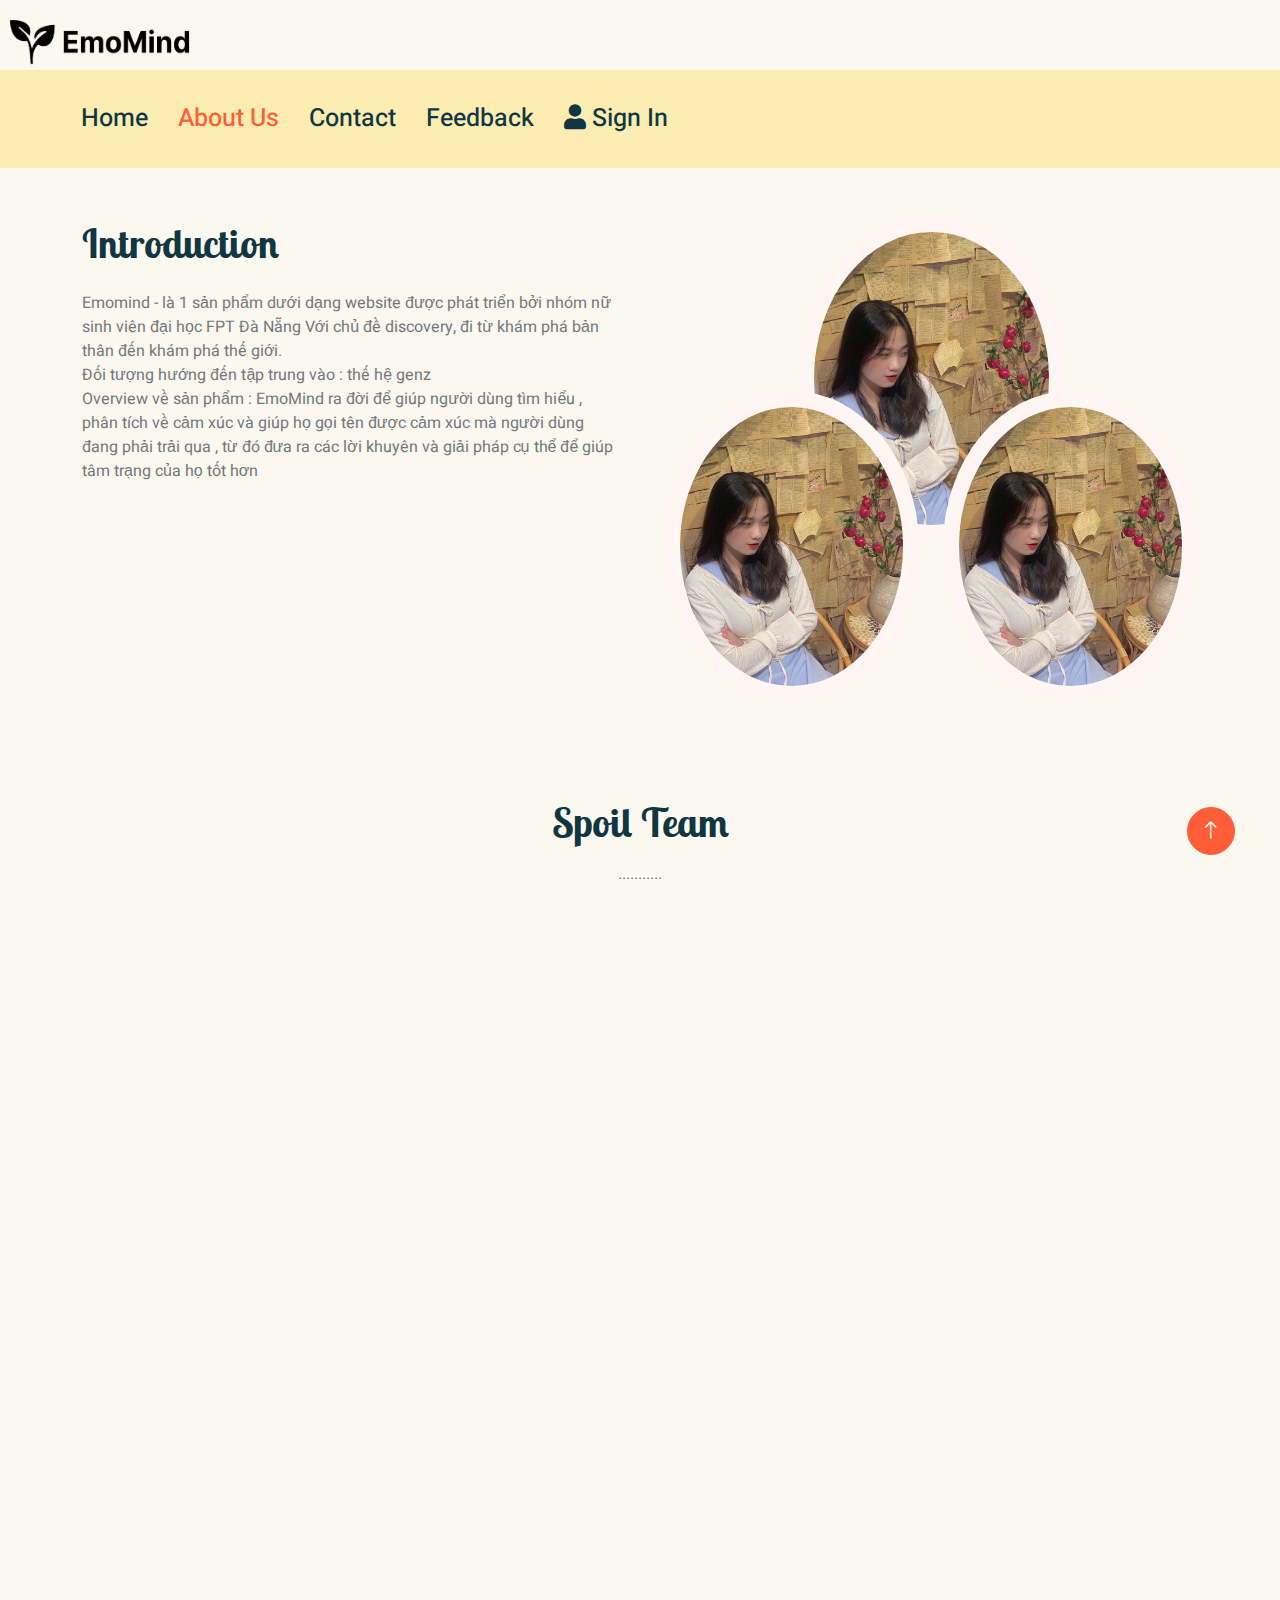
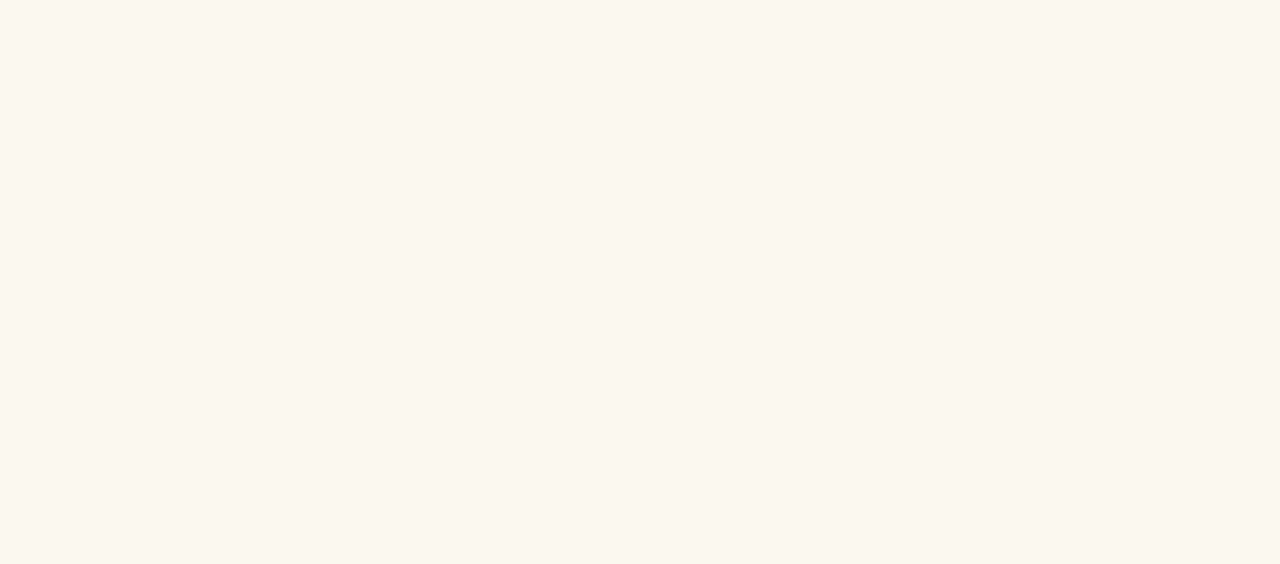
<file: about.html>
<!DOCTYPE html>
<html lang="en">

<head>
    <meta charset="utf-8">
    <title>EmoMind</title>
    <meta content="width=device-width, initial-scale=1.0" name="viewport">
    <meta content="" name="keywords">
    <meta content="" name="description">

    <!-- Favicon -->
    <link href="img/favicon.ico" rel="icon">

    <!-- Google Web Fonts -->
    <link rel="preconnect" href="https://fonts.googleapis.com">
    <link rel="preconnect" href="https://fonts.gstatic.com" crossorigin>
    <link href="https://fonts.googleapis.com/css2?family=Heebo:wght@400;500;600&family=Inter:wght@600&family=Lobster+Two:wght@700&display=swap" rel="stylesheet">
    
    <!-- Icon Font Stylesheet -->
    <link href="https://cdnjs.cloudflare.com/ajax/libs/font-awesome/5.10.0/css/all.min.css" rel="stylesheet">
    <link href="https://cdn.jsdelivr.net/npm/bootstrap-icons@1.4.1/font/bootstrap-icons.css" rel="stylesheet">

    <!-- Libraries Stylesheet -->
    <link href="lib/animate/animate.min.css" rel="stylesheet">
    <link href="lib/owlcarousel/assets/owl.carousel.min.css" rel="stylesheet">

    <!-- Customized Bootstrap Stylesheet -->
    <link href="css/bootstrap.min.css" rel="stylesheet">

    <!-- Template Stylesheet -->
    <link href="css/style.css" rel="stylesheet">
</head>

<body>
    <!-- Navbar Start -->
   
    <!--<img src="img/logo.jpg" alt ="anh" style="">-->
    <div class="row">
        <div class="col-12 col-md-4">
            <div class="col-12 col-md-4">
                <img  style=" width:200px;
                height:50px; margin-top:20px;margin-left:10px;"class="logo" src="img/Group 1.png">
          <!--<h2 style="background-color: #FBF8EF; color: black; margin-left: 20px; margin-top: 12px;">EmoMind</h2>-->
        </div>
        <div class="col-12 col-md-8 text-right"> <!-- Sử dụng text-right để đặt nội dung bên phải -->
       <!---   <a href="mailto:ntnhi2023@gmail.com">ntnhi2023@gmail.com</a>-->
        </div>
      </div>
      

    <nav class="navbar navbar-expand bg navbar-light sticky-top px-2px-lg-3 py-lg-0" style="background-color: #FCECB2 ">
        <a href="index.html" class="navbar-brand">
           
        </a>
        <button type="button" class="navbar-toggler" data-bs-toggle="collapse" data-bs-target="#navbarCollapse">
            <span class="navbar-toggler-icon"></span>
        </button>
        
        <div  style="margin-left:50px;"class="collapse navbar-collapse" id="navbarCollapse">
            <div class="navbar-nav">
              <a href="index.html" class="nav-item nav-link ">Home</a>
              <a href="about.html" class="nav-item nav-link active" >About Us</a>
              <a href="contact.html" class="nav-item nav-link">Contact</a>
              <a href="viewFeedback.html" class="nav-item nav-link">Feedback</a>
            </div>
            <div class="navbar-nav ml-auto"> <!-- Sử dụng ml-auto để đặt "Sign In" bên phải -->
              <a href="login.html" class="nav-item nav-link ml-auto "><i class="fas fa-user"></i> Sign In</a>
            </div>
          </div>
       
            
        </div>
    </nav>
        <!-- Navbar End -->


        

        <!-- About Start -->
        <div class="container-xxl py-5">
            <div class="container">
                <div class="row g-5 align-items-center">
                    <div class="col-lg-6 wow fadeInUp" data-wow-delay="0.1s">
                        <h1  style=" margin-top:-200px;"class="mb-4">Introduction</h1>
                        <p>
                            Emomind - là 1 sản phẩm dưới dạng website được phát triển bởi nhóm nữ sinh viên đại học FPT Đà Nẵng
                            Với chủ đề discovery, đi từ khám phá bản thân đến khám phá thế giới.<br>
                            Đối tượng hướng đến tập trung vào : thế hệ genz<br>
                            Overview về sản phẩm : EmoMind ra đời để giúp người dùng tìm hiểu , phân tích về cảm xúc và giúp họ gọi tên được cảm xúc mà người dùng đang phải trải qua ,
                            từ đó đưa ra các lời khuyên và giải pháp cụ thể để giúp tâm trạng của họ tốt hơn
                            </p>
                        
                        
                    </div>
                    <div  class="col-lg-6 about-img wow fadeInUp" data-wow-delay="0.5s">
                        <div class="row">
                            <div class="col-12 text-center">
                                <img class="img-fluid w-50 rounded-circle bg-light p-3" src="img/nhi.jpg" alt="">
                            </div>
                            <div class="col-6 text-start" style="margin-top: -150px;">
                                <img class="img-fluid w-700 rounded-circle bg-light p-3" src="img/nhi.jpg" alt="">
                            </div>
                            <div class="col-6 text-end" style="margin-top: -150px;">
                                <img class="img-fluid w-700 rounded-circle bg-light p-3" src="img/nhi.jpg" alt="">
                            </div>
                        </div>
                    </div>
                </div>
            </div>
        </div>
        <!-- About End -->


        


        <!-- Team Start -->
        <div class="container-xxl py-5">
            <div class="container">
                <div class="text-center mx-auto mb-5 wow fadeInUp" data-wow-delay="0.1s" style="max-width: 600px;">
                    <h1 class="mb-3">Spoil Team</h1>
                    <p>...........</p>
                </div>
                <div class="row g-4">
                    <div class="col-lg-4 col-md-6 wow fadeInUp" data-wow-delay="0.1s">
                        <div class="team-item position-relative">
                            <img class="img-fluid rounded-circle w-75" src="img/nhi.jpg" alt="">
                            <div class="team-text">
                                <h3>Tuyet Nhi</h3>
                                <p>Developer</p>
                                <div class="d-flex align-items-center">
                                    <a class="btn btn-square btn-primary mx-1" href=""><i class="fab fa-facebook-f"></i></a>
                                    <a class="btn btn-square btn-primary  mx-1" href=""><i class="fab fa-linkedin-in"></i></a>
                                    <a class="btn btn-square btn-primary  mx-1" href=""><i class="fab fa-instagram"></i></a>
                                </div>
                            </div>
                        </div>
                    </div>
                    <div class="col-lg-4 col-md-6 wow fadeInUp" data-wow-delay="0.3s">
                        <div class="team-item position-relative">
                            <img class="img-fluid rounded-circle w-75" src="img/nhi.jpg" alt="">
                            <div class="team-text">
                                <h3>Bao Ngoc</h3>
                                <p>Developer</p>
                                <div class="d-flex align-items-center">
                                    <a class="btn btn-square btn-primary mx-1" href=""><i class="fab fa-facebook-f"></i></a>
                                    <a class="btn btn-square btn-primary  mx-1" href=""><i class="fab fa-linkedin-in"></i></a>
                                    <a class="btn btn-square btn-primary  mx-1" href=""><i class="fab fa-instagram"></i></a>
                                </div>
                            </div>
                        </div>
                    </div>
                    <div class="col-lg-4 col-md-6 wow fadeInUp" data-wow-delay="0.5s">
                        <div class="team-item position-relative">
                            <img class="img-fluid rounded-circle w-75" src="img/nhi.jpg" alt="">
                            <div class="team-text">
                                <h3>Khanh Quynh</h3>
                                <p>Developer</p>
                                <div class="d-flex align-items-center">
                                    <a class="btn btn-square btn-primary mx-1" href=""><i class="fab fa-facebook-f"></i></a>
                                    <a class="btn btn-square btn-primary  mx-1" href=""><i class="fab fa-linkedin-in"></i></a>
                                    <a class="btn btn-square btn-primary  mx-1" href=""><i class="fab fa-instagram"></i></a>
                                </div>
                            </div>
                        </div>
                    </div>
                    <div class="col-lg-4 col-md-6 wow fadeInUp" data-wow-delay="0.5s">
                        <div class="team-item position-relative">
                            <img class="img-fluid rounded-circle w-75" src="img/nhi.jpg" alt="">
                            <div class="team-text">
                                <h3>Bich Lien</h3>
                                <p>Developer</p>
                                <div class="d-flex align-items-center">
                                    <a class="btn btn-square btn-primary mx-1" href=""><i class="fab fa-facebook-f"></i></a>
                                    <a class="btn btn-square btn-primary  mx-1" href=""><i class="fab fa-linkedin-in"></i></a>
                                    <a class="btn btn-square btn-primary  mx-1" href=""><i class="fab fa-instagram"></i></a>
                                </div>
                            </div>
                        </div>
                    </div>
                    <div class="col-lg-4 col-md-6 wow fadeInUp" data-wow-delay="0.5s">
                        <div class="team-item position-relative">
                            <img class="img-fluid rounded-circle w-75" src="img/nhi.jpg" alt="">
                            <div class="team-text">
                                <h3>Tra My</h3>
                                <p>Developer</p>
                                <div class="d-flex align-items-center">
                                    <a class="btn btn-square btn-primary mx-1" href=""><i class="fab fa-facebook-f"></i></a>
                                    <a class="btn btn-square btn-primary  mx-1" href=""><i class="fab fa-linkedin-in"></i></a>
                                    <a class="btn btn-square btn-primary  mx-1" href=""><i class="fab fa-instagram"></i></a>
                                </div>
                            </div>
                        </div>
                    </div>
                </div>
            </div>
        </div>
        <!-- Team End -->


        <!-- Footer Start -->
        <div class="container-fluid bg-dark text-white-50 footer pt-5 mt-5 wow fadeIn" data-wow-delay="0.1s">
            <div class="container py-5">
                <div class="row g-5">
                    <div class="col-lg-3 col-md-6">
                        <h3 class="text-white mb-4">Get In Touch</h3>
                        <p class="mb-2"><i class="fa fa-map-marker-alt me-3"></i>123 Street, New York, USA</p>
                        <p class="mb-2"><i class="fa fa-phone-alt me-3"></i>+012 345 67890</p>
                        <p class="mb-2"><i class="fa fa-envelope me-3"></i>info@example.com</p>
                        <div class="d-flex pt-2">
                            <a class="btn btn-outline-light btn-social" href=""><i class="fab fa-twitter"></i></a>
                            <a class="btn btn-outline-light btn-social" href=""><i class="fab fa-facebook-f"></i></a>
                            <a class="btn btn-outline-light btn-social" href=""><i class="fab fa-youtube"></i></a>
                            <a class="btn btn-outline-light btn-social" href=""><i class="fab fa-linkedin-in"></i></a>
                        </div>
                    </div>
                    <div class="col-lg-3 col-md-6">
                        <h3 class="text-white mb-4">Quick Links</h3>
                        <a class="btn btn-link text-white-50" href="">About Us</a>
                        <a class="btn btn-link text-white-50" href="">Contact Us</a>
                        <a class="btn btn-link text-white-50" href="">Our Services</a>
                        <a class="btn btn-link text-white-50" href="">Privacy Policy</a>
                        <a class="btn btn-link text-white-50" href="">Terms & Condition</a>
                    </div>
                    <div class="col-lg-3 col-md-6">
                        <h3 class="text-white mb-4">Photo Gallery</h3>
                        <div class="row g-2 pt-2">
                            <div class="col-4">
                                <img class="img-fluid rounded bg-light p-1" src="img/classes-1.jpg" alt="">
                            </div>
                            <div class="col-4">
                                <img class="img-fluid rounded bg-light p-1" src="img/classes-2.jpg" alt="">
                            </div>
                            <div class="col-4">
                                <img class="img-fluid rounded bg-light p-1" src="img/classes-3.jpg" alt="">
                            </div>
                            <div class="col-4">
                                <img class="img-fluid rounded bg-light p-1" src="img/classes-4.jpg" alt="">
                            </div>
                            <div class="col-4">
                                <img class="img-fluid rounded bg-light p-1" src="img/classes-5.jpg" alt="">
                            </div>
                            <div class="col-4">
                                <img class="img-fluid rounded bg-light p-1" src="img/classes-6.jpg" alt="">
                            </div>
                        </div>
                    </div>
                    <div class="col-lg-3 col-md-6">
                        <h3 class="text-white mb-4">Newsletter</h3>
                        <p>Dolor amet sit justo amet elitr clita ipsum elitr est.</p>
                        <div class="position-relative mx-auto" style="max-width: 400px;">
                            <input class="form-control bg-transparent w-100 py-3 ps-4 pe-5" type="text" placeholder="Your email">
                            <button type="button" class="btn btn-primary py-2 position-absolute top-0 end-0 mt-2 me-2">SignUp</button>
                        </div>
                    </div>
                </div>
            </div>
            <div class="container">
                <div class="copyright">
                    <div class="row">
                        
                        <div class="col-md-6 text-center text-md-end">
                            <div class="footer-menu">
                                <a href="">Home</a>
                                <a href="">Cookies</a>
                                <a href="">Help</a>
                                <a href="">FQAs</a>
                            </div>
                        </div>
                    </div>
                </div>
            </div>
        </div>
        <!-- Footer End -->


        <!-- Back to Top -->
        <a href="#" class="btn btn-lg btn-primary btn-lg-square back-to-top"><i class="bi bi-arrow-up"></i></a>
    </div>

    <!-- JavaScript Libraries -->
    <script src="https://code.jquery.com/jquery-3.4.1.min.js"></script>
    <script src="https://cdn.jsdelivr.net/npm/bootstrap@5.0.0/dist/js/bootstrap.bundle.min.js"></script>
    <script src="lib/wow/wow.min.js"></script>
    <script src="lib/easing/easing.min.js"></script>
    <script src="lib/waypoints/waypoints.min.js"></script>
    <script src="lib/owlcarousel/owl.carousel.min.js"></script>

    <!-- Template Javascript -->
    <script src="js/main.js"></script>
</body>

</html>
</file>
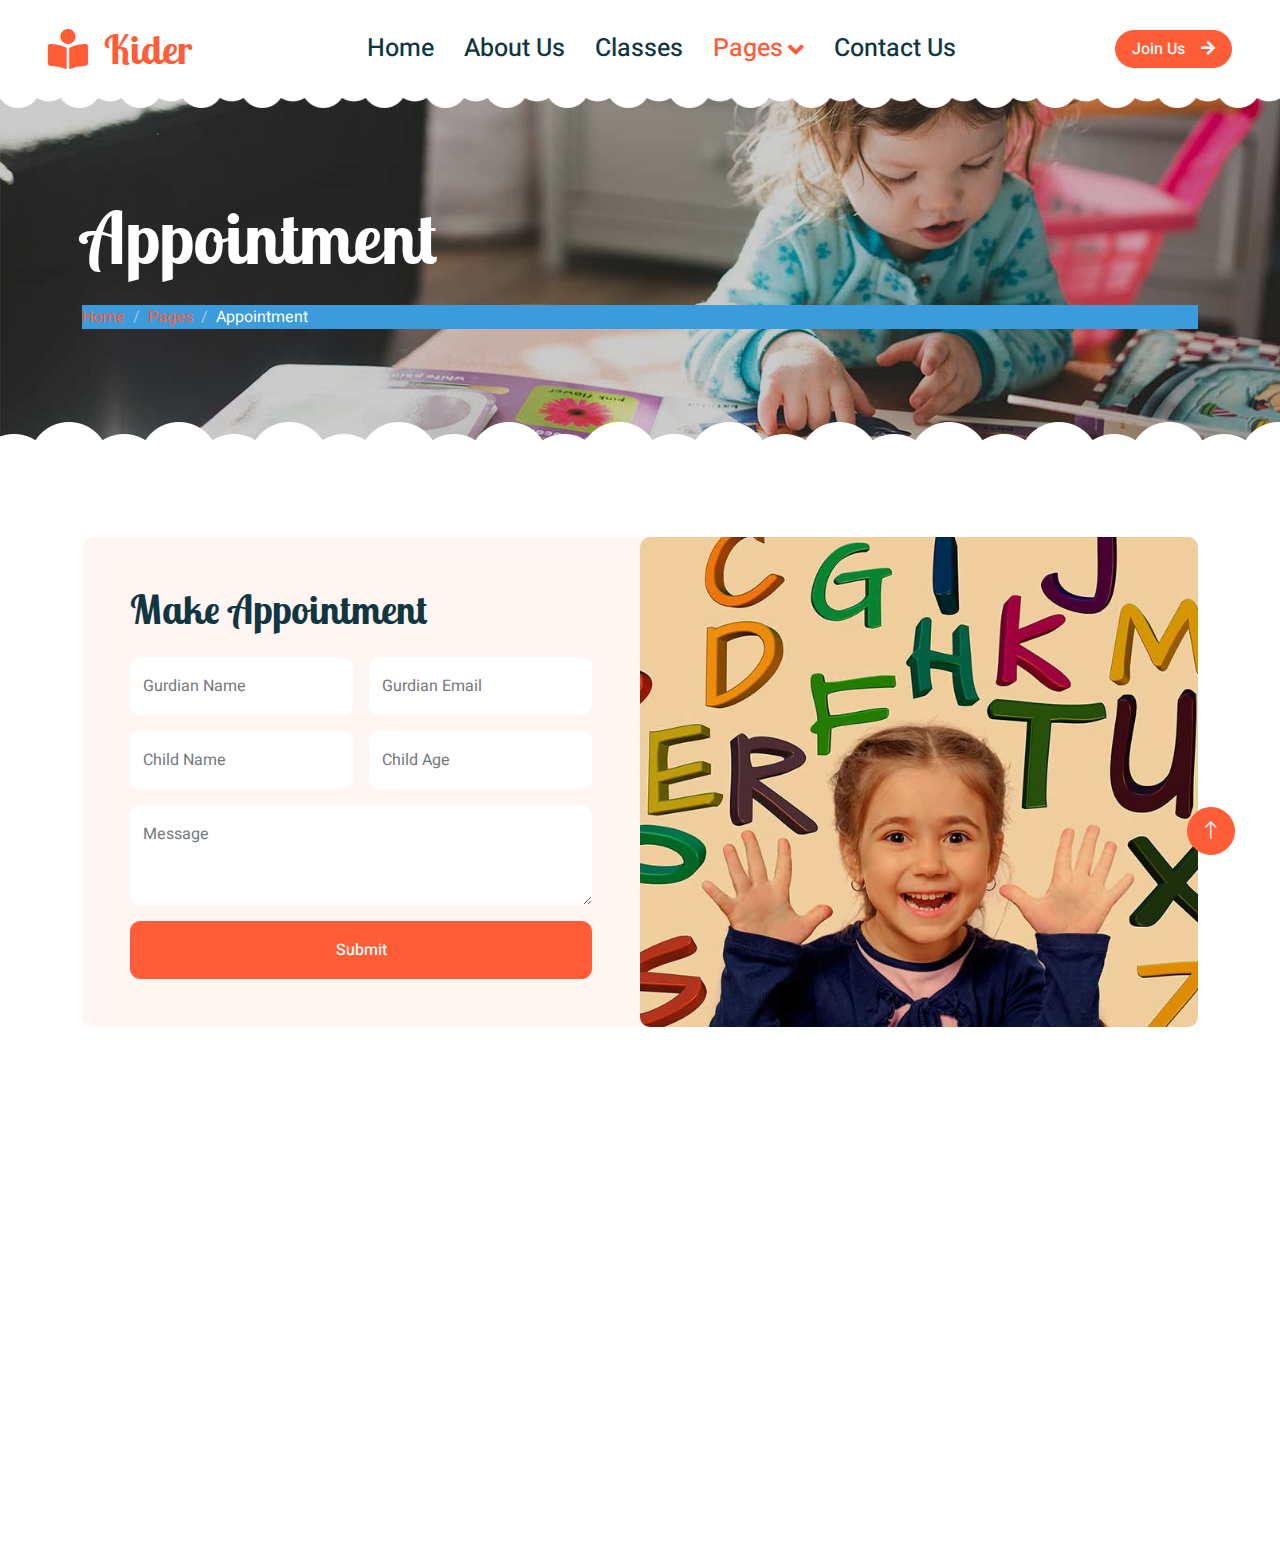
<file: appointment.html>
<!DOCTYPE html>
<html lang="en">

<head>
    <meta charset="utf-8">
    <title>Kider - Preschool Website Template</title>
    <meta content="width=device-width, initial-scale=1.0" name="viewport">
    <meta content="" name="keywords">
    <meta content="" name="description">

    <!-- Favicon -->
    <link href="img/favicon.ico" rel="icon">

    <!-- Google Web Fonts -->
    <link rel="preconnect" href="https://fonts.googleapis.com">
    <link rel="preconnect" href="https://fonts.gstatic.com" crossorigin>
    <link href="https://fonts.googleapis.com/css2?family=Heebo:wght@400;500;600&family=Inter:wght@600&family=Lobster+Two:wght@700&display=swap" rel="stylesheet">
    
    <!-- Icon Font Stylesheet -->
    <link href="https://cdnjs.cloudflare.com/ajax/libs/font-awesome/5.10.0/css/all.min.css" rel="stylesheet">
    <link href="https://cdn.jsdelivr.net/npm/bootstrap-icons@1.4.1/font/bootstrap-icons.css" rel="stylesheet">

    <!-- Libraries Stylesheet -->
    <link href="lib/animate/animate.min.css" rel="stylesheet">
    <link href="lib/owlcarousel/assets/owl.carousel.min.css" rel="stylesheet">

    <!-- Customized Bootstrap Stylesheet -->
    <link href="css/bootstrap.min.css" rel="stylesheet">

    <!-- Template Stylesheet -->
    <link href="css/style.css" rel="stylesheet">
</head>

<body>
    <div class="container-xxl bg-white p-0">
        <!-- Spinner Start -->
        <div id="spinner" class="show bg-white position-fixed translate-middle w-100 vh-100 top-50 start-50 d-flex align-items-center justify-content-center">
            <div class="spinner-border text-primary" style="width: 3rem; height: 3rem;" role="status">
                <span class="sr-only">Loading...</span>
            </div>
        </div>
        <!-- Spinner End -->


        <!-- Navbar Start -->
        <nav class="navbar navbar-expand-lg bg-white navbar-light sticky-top px-4 px-lg-5 py-lg-0">
            <a href="index.html" class="navbar-brand">
                <h1 class="m-0 text-primary"><i class="fa fa-book-reader me-3"></i>Kider</h1>
            </a>
            <button type="button" class="navbar-toggler" data-bs-toggle="collapse" data-bs-target="#navbarCollapse">
                <span class="navbar-toggler-icon"></span>
            </button>
            <div class="collapse navbar-collapse" id="navbarCollapse">
                <div class="navbar-nav mx-auto">
                    <a href="index.html" class="nav-item nav-link">Home</a>
                    <a href="about.html" class="nav-item nav-link">About Us</a>
                    <a href="classes.html" class="nav-item nav-link">Classes</a>
                    <div class="nav-item dropdown">
                        <a href="#" class="nav-link dropdown-toggle active" data-bs-toggle="dropdown">Pages</a>
                        <div class="dropdown-menu rounded-0 rounded-bottom border-0 shadow-sm m-0">
                            <a href="facility.html" class="dropdown-item">School Facilities</a>
                            <a href="team.html" class="dropdown-item">Popular Teachers</a>
                            <a href="call-to-action.html" class="dropdown-item">Become A Teachers</a>
                            <a href="appointment.html" class="dropdown-item active">Make Appointment</a>
                            <a href="testimonial.html" class="dropdown-item">Testimonial</a>
                            <a href="404.html" class="dropdown-item">404 Error</a>
                        </div>
                    </div>
                    <a href="contact.html" class="nav-item nav-link">Contact Us</a>
                </div>
                <a href="" class="btn btn-primary rounded-pill px-3 d-none d-lg-block">Join Us<i class="fa fa-arrow-right ms-3"></i></a>
            </div>
        </nav>
        <!-- Navbar End -->


        <!-- Page Header End -->
        <div class="container-xxl py-5 page-header position-relative mb-5">
            <div class="container py-5">
                <h1 class="display-2 text-white animated slideInDown mb-4">Appointment</h1>
                <nav aria-label="breadcrumb animated slideInDown">
                    <ol class="breadcrumb">
                        <li class="breadcrumb-item"><a href="#">Home</a></li>
                        <li class="breadcrumb-item"><a href="#">Pages</a></li>
                        <li class="breadcrumb-item text-white active" aria-current="page">Appointment</li>
                    </ol>
                </nav>
            </div>
        </div>
        <!-- Page Header End -->


        <!-- Appointment Start -->
        <div class="container-xxl py-5">
            <div class="container">
                <div class="bg-light rounded">
                    <div class="row g-0">
                        <div class="col-lg-6 wow fadeIn" data-wow-delay="0.1s">
                            <div class="h-100 d-flex flex-column justify-content-center p-5">
                                <h1 class="mb-4">Make Appointment</h1>
                                <form>
                                    <div class="row g-3">
                                        <div class="col-sm-6">
                                            <div class="form-floating">
                                                <input type="text" class="form-control border-0" id="gname" placeholder="Gurdian Name">
                                                <label for="gname">Gurdian Name</label>
                                            </div>
                                        </div>
                                        <div class="col-sm-6">
                                            <div class="form-floating">
                                                <input type="email" class="form-control border-0" id="gmail" placeholder="Gurdian Email">
                                                <label for="gmail">Gurdian Email</label>
                                            </div>
                                        </div>
                                        <div class="col-sm-6">
                                            <div class="form-floating">
                                                <input type="text" class="form-control border-0" id="cname" placeholder="Child Name">
                                                <label for="cname">Child Name</label>
                                            </div>
                                        </div>
                                        <div class="col-sm-6">
                                            <div class="form-floating">
                                                <input type="text" class="form-control border-0" id="cage" placeholder="Child Age">
                                                <label for="cage">Child Age</label>
                                            </div>
                                        </div>
                                        <div class="col-12">
                                            <div class="form-floating">
                                                <textarea class="form-control border-0" placeholder="Leave a message here" id="message" style="height: 100px"></textarea>
                                                <label for="message">Message</label>
                                            </div>
                                        </div>
                                        <div class="col-12">
                                            <button class="btn btn-primary w-100 py-3" type="submit">Submit</button>
                                        </div>
                                    </div>
                                </form>
                            </div>
                        </div>
                        <div class="col-lg-6 wow fadeIn" data-wow-delay="0.5s" style="min-height: 400px;">
                            <div class="position-relative h-100">
                                <img class="position-absolute w-100 h-100 rounded" src="img/appointment.jpg" style="object-fit: cover;">
                            </div>
                        </div>
                    </div>
                </div>
            </div>
        </div>
        <!-- Appointment End -->


        <!-- Footer Start -->
        <div class="container-fluid bg-dark text-white-50 footer pt-5 mt-5 wow fadeIn" data-wow-delay="0.1s">
            <div class="container py-5">
                <div class="row g-5">
                    <div class="col-lg-3 col-md-6">
                        <h3 class="text-white mb-4">Get In Touch</h3>
                        <p class="mb-2"><i class="fa fa-map-marker-alt me-3"></i>123 Street, New York, USA</p>
                        <p class="mb-2"><i class="fa fa-phone-alt me-3"></i>+012 345 67890</p>
                        <p class="mb-2"><i class="fa fa-envelope me-3"></i>info@example.com</p>
                        <div class="d-flex pt-2">
                            <a class="btn btn-outline-light btn-social" href=""><i class="fab fa-twitter"></i></a>
                            <a class="btn btn-outline-light btn-social" href=""><i class="fab fa-facebook-f"></i></a>
                            <a class="btn btn-outline-light btn-social" href=""><i class="fab fa-youtube"></i></a>
                            <a class="btn btn-outline-light btn-social" href=""><i class="fab fa-linkedin-in"></i></a>
                        </div>
                    </div>
                    <div class="col-lg-3 col-md-6">
                        <h3 class="text-white mb-4">Quick Links</h3>
                        <a class="btn btn-link text-white-50" href="">About Us</a>
                        <a class="btn btn-link text-white-50" href="">Contact Us</a>
                        <a class="btn btn-link text-white-50" href="">Our Services</a>
                        <a class="btn btn-link text-white-50" href="">Privacy Policy</a>
                        <a class="btn btn-link text-white-50" href="">Terms & Condition</a>
                    </div>
                    <div class="col-lg-3 col-md-6">
                        <h3 class="text-white mb-4">Photo Gallery</h3>
                        <div class="row g-2 pt-2">
                            <div class="col-4">
                                <img class="img-fluid rounded bg-light p-1" src="img/classes-1.jpg" alt="">
                            </div>
                            <div class="col-4">
                                <img class="img-fluid rounded bg-light p-1" src="img/classes-2.jpg" alt="">
                            </div>
                            <div class="col-4">
                                <img class="img-fluid rounded bg-light p-1" src="img/classes-3.jpg" alt="">
                            </div>
                            <div class="col-4">
                                <img class="img-fluid rounded bg-light p-1" src="img/classes-4.jpg" alt="">
                            </div>
                            <div class="col-4">
                                <img class="img-fluid rounded bg-light p-1" src="img/classes-5.jpg" alt="">
                            </div>
                            <div class="col-4">
                                <img class="img-fluid rounded bg-light p-1" src="img/classes-6.jpg" alt="">
                            </div>
                        </div>
                    </div>
                    <div class="col-lg-3 col-md-6">
                        <h3 class="text-white mb-4">Newsletter</h3>
                        <p>Dolor amet sit justo amet elitr clita ipsum elitr est.</p>
                        <div class="position-relative mx-auto" style="max-width: 400px;">
                            <input class="form-control bg-transparent w-100 py-3 ps-4 pe-5" type="text" placeholder="Your email">
                            <button type="button" class="btn btn-primary py-2 position-absolute top-0 end-0 mt-2 me-2">SignUp</button>
                        </div>
                    </div>
                </div>
            </div>
            <div class="container">
                <div class="copyright">
                    <div class="row">
                        <div class="col-md-6 text-center text-md-start mb-3 mb-md-0">
                            &copy; <a class="border-bottom" href="#">Your Site Name</a>, All Right Reserved. 
							
							<!--/*** This template is free as long as you keep the footer author’s credit link/attribution link/backlink. If you'd like to use the template without the footer author’s credit link/attribution link/backlink, you can purchase the Credit Removal License from "https://htmlcodex.com/credit-removal". Thank you for your support. ***/-->
							Designed By <a class="border-bottom" href="https://htmlcodex.com">HTML Codex</a>
                        </div>
                        <div class="col-md-6 text-center text-md-end">
                            <div class="footer-menu">
                                <a href="">Home</a>
                                <a href="">Cookies</a>
                                <a href="">Help</a>
                                <a href="">FQAs</a>
                            </div>
                        </div>
                    </div>
                </div>
            </div>
        </div>
        <!-- Footer End -->


        <!-- Back to Top -->
        <a href="#" class="btn btn-lg btn-primary btn-lg-square back-to-top"><i class="bi bi-arrow-up"></i></a>
    </div>

    <!-- JavaScript Libraries -->
    <script src="https://code.jquery.com/jquery-3.4.1.min.js"></script>
    <script src="https://cdn.jsdelivr.net/npm/bootstrap@5.0.0/dist/js/bootstrap.bundle.min.js"></script>
    <script src="lib/wow/wow.min.js"></script>
    <script src="lib/easing/easing.min.js"></script>
    <script src="lib/waypoints/waypoints.min.js"></script>
    <script src="lib/owlcarousel/owl.carousel.min.js"></script>

    <!-- Template Javascript -->
    <script src="js/main.js"></script>
</body>

</html>
</file>
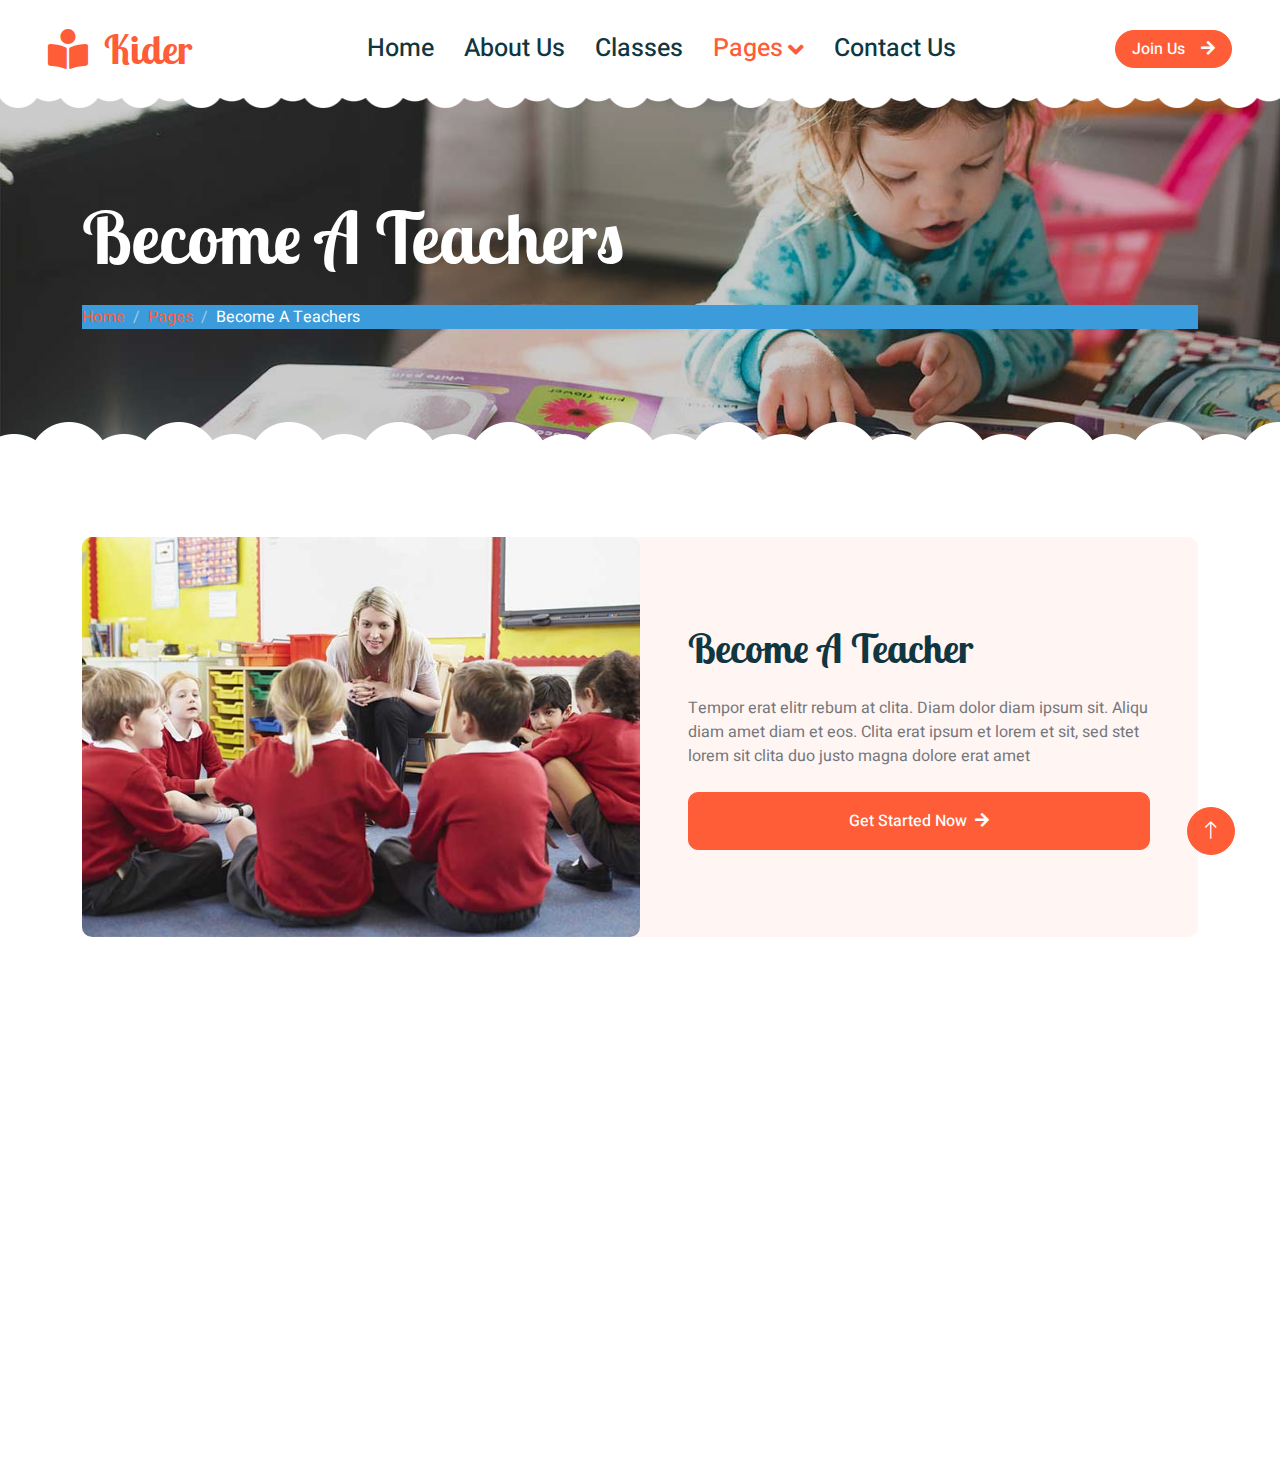
<file: call-to-action.html>
<!DOCTYPE html>
<html lang="en">

<head>
    <meta charset="utf-8">
    <title>Kider - Preschool Website Template</title>
    <meta content="width=device-width, initial-scale=1.0" name="viewport">
    <meta content="" name="keywords">
    <meta content="" name="description">

    <!-- Favicon -->
    <link href="img/favicon.ico" rel="icon">

    <!-- Google Web Fonts -->
    <link rel="preconnect" href="https://fonts.googleapis.com">
    <link rel="preconnect" href="https://fonts.gstatic.com" crossorigin>
    <link href="https://fonts.googleapis.com/css2?family=Heebo:wght@400;500;600&family=Inter:wght@600&family=Lobster+Two:wght@700&display=swap" rel="stylesheet">
    
    <!-- Icon Font Stylesheet -->
    <link href="https://cdnjs.cloudflare.com/ajax/libs/font-awesome/5.10.0/css/all.min.css" rel="stylesheet">
    <link href="https://cdn.jsdelivr.net/npm/bootstrap-icons@1.4.1/font/bootstrap-icons.css" rel="stylesheet">

    <!-- Libraries Stylesheet -->
    <link href="lib/animate/animate.min.css" rel="stylesheet">
    <link href="lib/owlcarousel/assets/owl.carousel.min.css" rel="stylesheet">

    <!-- Customized Bootstrap Stylesheet -->
    <link href="css/bootstrap.min.css" rel="stylesheet">

    <!-- Template Stylesheet -->
    <link href="css/style.css" rel="stylesheet">
</head>

<body>
    <div class="container-xxl bg-white p-0">
        <!-- Spinner Start -->
        <div id="spinner" class="show bg-white position-fixed translate-middle w-100 vh-100 top-50 start-50 d-flex align-items-center justify-content-center">
            <div class="spinner-border text-primary" style="width: 3rem; height: 3rem;" role="status">
                <span class="sr-only">Loading...</span>
            </div>
        </div>
        <!-- Spinner End -->


        <!-- Navbar Start -->
        <nav class="navbar navbar-expand-lg bg-white navbar-light sticky-top px-4 px-lg-5 py-lg-0">
            <a href="index.html" class="navbar-brand">
                <h1 class="m-0 text-primary"><i class="fa fa-book-reader me-3"></i>Kider</h1>
            </a>
            <button type="button" class="navbar-toggler" data-bs-toggle="collapse" data-bs-target="#navbarCollapse">
                <span class="navbar-toggler-icon"></span>
            </button>
            <div class="collapse navbar-collapse" id="navbarCollapse">
                <div class="navbar-nav mx-auto">
                    <a href="index.html" class="nav-item nav-link">Home</a>
                    <a href="about.html" class="nav-item nav-link">About Us</a>
                    <a href="classes.html" class="nav-item nav-link">Classes</a>
                    <div class="nav-item dropdown">
                        <a href="#" class="nav-link dropdown-toggle active" data-bs-toggle="dropdown">Pages</a>
                        <div class="dropdown-menu rounded-0 rounded-bottom border-0 shadow-sm m-0">
                            <a href="facility.html" class="dropdown-item">School Facilities</a>
                            <a href="team.html" class="dropdown-item">Popular Teachers</a>
                            <a href="call-to-action.html" class="dropdown-item active">Become A Teachers</a>
                            <a href="appointment.html" class="dropdown-item">Make Appointment</a>
                            <a href="testimonial.html" class="dropdown-item">Testimonial</a>
                            <a href="404.html" class="dropdown-item">404 Error</a>
                        </div>
                    </div>
                    <a href="contact.html" class="nav-item nav-link">Contact Us</a>
                </div>
                <a href="" class="btn btn-primary rounded-pill px-3 d-none d-lg-block">Join Us<i class="fa fa-arrow-right ms-3"></i></a>
            </div>
        </nav>
        <!-- Navbar End -->


        <!-- Page Header End -->
        <div class="container-xxl py-5 page-header position-relative mb-5">
            <div class="container py-5">
                <h1 class="display-2 text-white animated slideInDown mb-4">Become A Teachers</h1>
                <nav aria-label="breadcrumb animated slideInDown">
                    <ol class="breadcrumb">
                        <li class="breadcrumb-item"><a href="#">Home</a></li>
                        <li class="breadcrumb-item"><a href="#">Pages</a></li>
                        <li class="breadcrumb-item text-white active" aria-current="page">Become A Teachers</li>
                    </ol>
                </nav>
            </div>
        </div>
        <!-- Page Header End -->


        <!-- Call To Action Start -->
        <div class="container-xxl py-5">
            <div class="container">
                <div class="bg-light rounded">
                    <div class="row g-0">
                        <div class="col-lg-6 wow fadeIn" data-wow-delay="0.1s" style="min-height: 400px;">
                            <div class="position-relative h-100">
                                <img class="position-absolute w-100 h-100 rounded" src="img/call-to-action.jpg" style="object-fit: cover;">
                            </div>
                        </div>
                        <div class="col-lg-6 wow fadeIn" data-wow-delay="0.5s">
                            <div class="h-100 d-flex flex-column justify-content-center p-5">
                                <h1 class="mb-4">Become A Teacher</h1>
                                <p class="mb-4">Tempor erat elitr rebum at clita. Diam dolor diam ipsum sit. Aliqu diam amet diam et eos.
                                    Clita erat ipsum et lorem et sit, sed stet lorem sit clita duo justo magna dolore erat amet
                                </p>
                                <a class="btn btn-primary py-3 px-5" href="">Get Started Now<i class="fa fa-arrow-right ms-2"></i></a>
                            </div>
                        </div>
                    </div>
                </div>
            </div>
        </div>
        <!-- Call To Action End -->


        <!-- Footer Start -->
        <div class="container-fluid bg-dark text-white-50 footer pt-5 mt-5 wow fadeIn" data-wow-delay="0.1s">
            <div class="container py-5">
                <div class="row g-5">
                    <div class="col-lg-3 col-md-6">
                        <h3 class="text-white mb-4">Get In Touch</h3>
                        <p class="mb-2"><i class="fa fa-map-marker-alt me-3"></i>123 Street, New York, USA</p>
                        <p class="mb-2"><i class="fa fa-phone-alt me-3"></i>+012 345 67890</p>
                        <p class="mb-2"><i class="fa fa-envelope me-3"></i>info@example.com</p>
                        <div class="d-flex pt-2">
                            <a class="btn btn-outline-light btn-social" href=""><i class="fab fa-twitter"></i></a>
                            <a class="btn btn-outline-light btn-social" href=""><i class="fab fa-facebook-f"></i></a>
                            <a class="btn btn-outline-light btn-social" href=""><i class="fab fa-youtube"></i></a>
                            <a class="btn btn-outline-light btn-social" href=""><i class="fab fa-linkedin-in"></i></a>
                        </div>
                    </div>
                    <div class="col-lg-3 col-md-6">
                        <h3 class="text-white mb-4">Quick Links</h3>
                        <a class="btn btn-link text-white-50" href="">About Us</a>
                        <a class="btn btn-link text-white-50" href="">Contact Us</a>
                        <a class="btn btn-link text-white-50" href="">Our Services</a>
                        <a class="btn btn-link text-white-50" href="">Privacy Policy</a>
                        <a class="btn btn-link text-white-50" href="">Terms & Condition</a>
                    </div>
                    <div class="col-lg-3 col-md-6">
                        <h3 class="text-white mb-4">Photo Gallery</h3>
                        <div class="row g-2 pt-2">
                            <div class="col-4">
                                <img class="img-fluid rounded bg-light p-1" src="img/classes-1.jpg" alt="">
                            </div>
                            <div class="col-4">
                                <img class="img-fluid rounded bg-light p-1" src="img/classes-2.jpg" alt="">
                            </div>
                            <div class="col-4">
                                <img class="img-fluid rounded bg-light p-1" src="img/classes-3.jpg" alt="">
                            </div>
                            <div class="col-4">
                                <img class="img-fluid rounded bg-light p-1" src="img/classes-4.jpg" alt="">
                            </div>
                            <div class="col-4">
                                <img class="img-fluid rounded bg-light p-1" src="img/classes-5.jpg" alt="">
                            </div>
                            <div class="col-4">
                                <img class="img-fluid rounded bg-light p-1" src="img/classes-6.jpg" alt="">
                            </div>
                        </div>
                    </div>
                    <div class="col-lg-3 col-md-6">
                        <h3 class="text-white mb-4">Newsletter</h3>
                        <p>Dolor amet sit justo amet elitr clita ipsum elitr est.</p>
                        <div class="position-relative mx-auto" style="max-width: 400px;">
                            <input class="form-control bg-transparent w-100 py-3 ps-4 pe-5" type="text" placeholder="Your email">
                            <button type="button" class="btn btn-primary py-2 position-absolute top-0 end-0 mt-2 me-2">SignUp</button>
                        </div>
                    </div>
                </div>
            </div>
            <div class="container">
                <div class="copyright">
                    <div class="row">
                        <div class="col-md-6 text-center text-md-start mb-3 mb-md-0">
                            &copy; <a class="border-bottom" href="#">Your Site Name</a>, All Right Reserved. 
							
							<!--/*** This template is free as long as you keep the footer author’s credit link/attribution link/backlink. If you'd like to use the template without the footer author’s credit link/attribution link/backlink, you can purchase the Credit Removal License from "https://htmlcodex.com/credit-removal". Thank you for your support. ***/-->
							Designed By <a class="border-bottom" href="https://htmlcodex.com">HTML Codex</a>
                        </div>
                        <div class="col-md-6 text-center text-md-end">
                            <div class="footer-menu">
                                <a href="">Home</a>
                                <a href="">Cookies</a>
                                <a href="">Help</a>
                                <a href="">FQAs</a>
                            </div>
                        </div>
                    </div>
                </div>
            </div>
        </div>
        <!-- Footer End -->


        <!-- Back to Top -->
        <a href="#" class="btn btn-lg btn-primary btn-lg-square back-to-top"><i class="bi bi-arrow-up"></i></a>
    </div>

    <!-- JavaScript Libraries -->
    <script src="https://code.jquery.com/jquery-3.4.1.min.js"></script>
    <script src="https://cdn.jsdelivr.net/npm/bootstrap@5.0.0/dist/js/bootstrap.bundle.min.js"></script>
    <script src="lib/wow/wow.min.js"></script>
    <script src="lib/easing/easing.min.js"></script>
    <script src="lib/waypoints/waypoints.min.js"></script>
    <script src="lib/owlcarousel/owl.carousel.min.js"></script>

    <!-- Template Javascript -->
    <script src="js/main.js"></script>
</body>

</html>
</file>
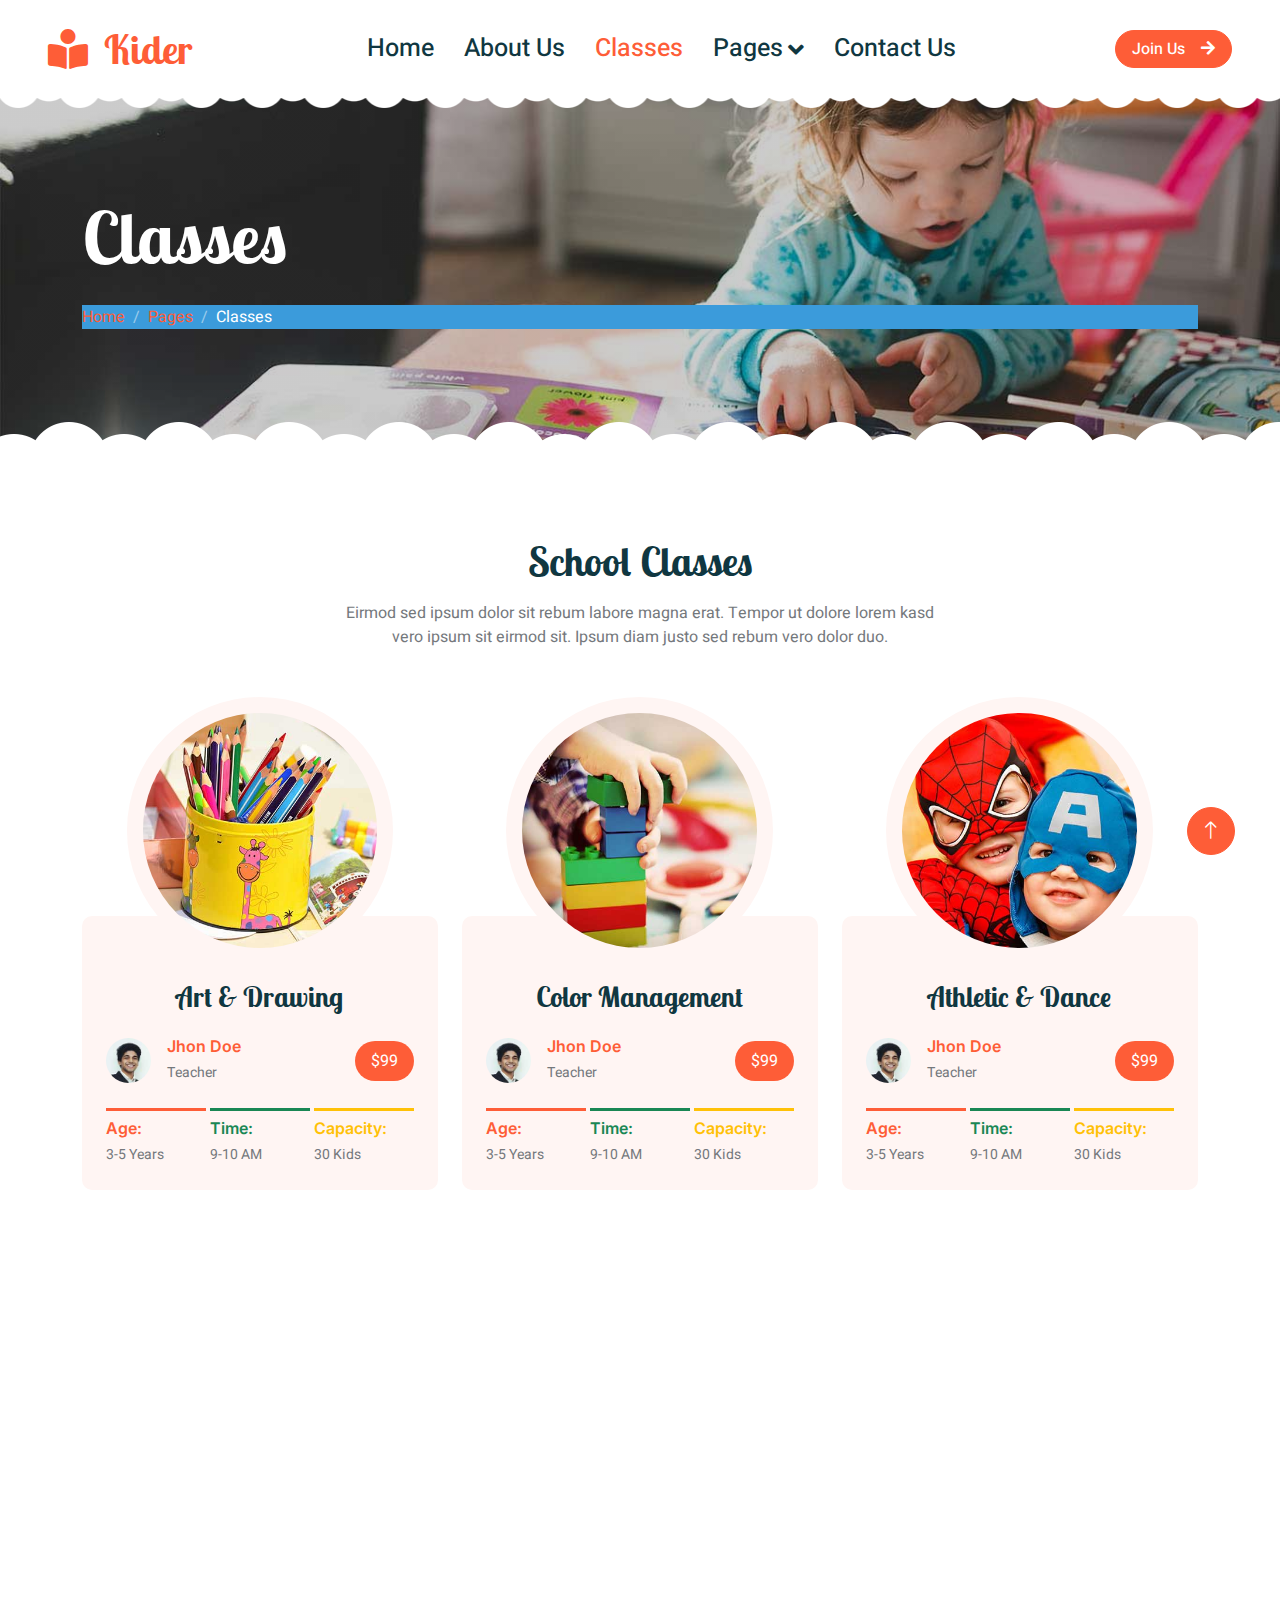
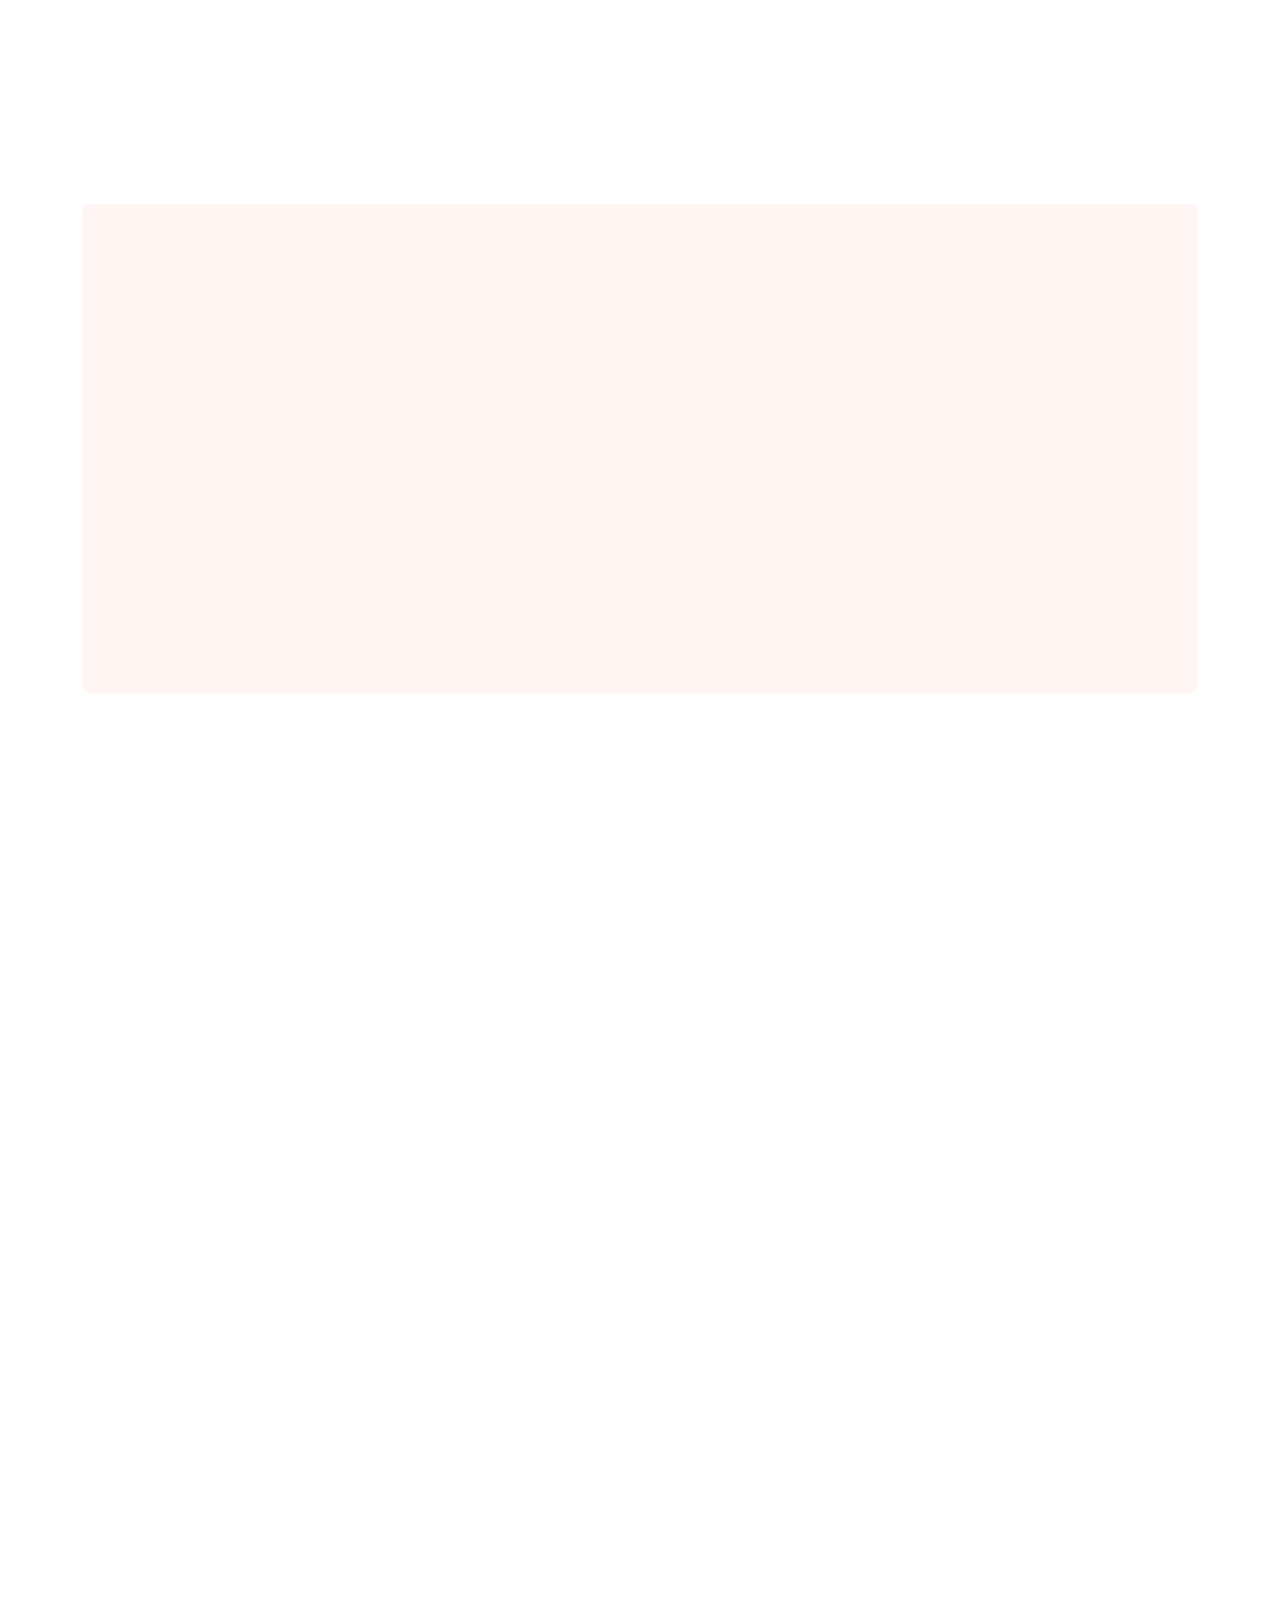
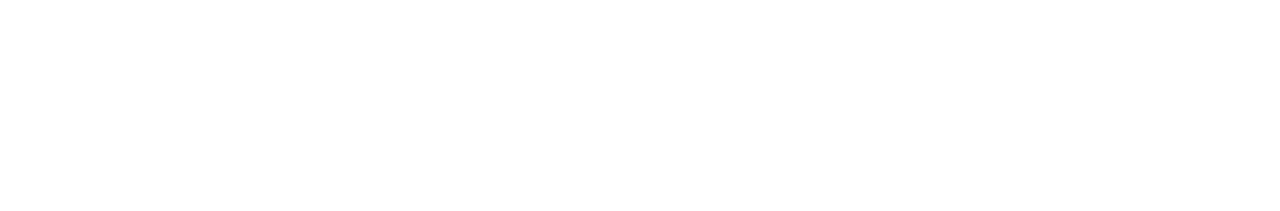
<file: classes.html>
<!DOCTYPE html>
<html lang="en">

<head>
    <meta charset="utf-8">
    <title>Kider - Preschool Website Template</title>
    <meta content="width=device-width, initial-scale=1.0" name="viewport">
    <meta content="" name="keywords">
    <meta content="" name="description">

    <!-- Favicon -->
    <link href="img/favicon.ico" rel="icon">

    <!-- Google Web Fonts -->
    <link rel="preconnect" href="https://fonts.googleapis.com">
    <link rel="preconnect" href="https://fonts.gstatic.com" crossorigin>
    <link href="https://fonts.googleapis.com/css2?family=Heebo:wght@400;500;600&family=Inter:wght@600&family=Lobster+Two:wght@700&display=swap" rel="stylesheet">
    
    <!-- Icon Font Stylesheet -->
    <link href="https://cdnjs.cloudflare.com/ajax/libs/font-awesome/5.10.0/css/all.min.css" rel="stylesheet">
    <link href="https://cdn.jsdelivr.net/npm/bootstrap-icons@1.4.1/font/bootstrap-icons.css" rel="stylesheet">

    <!-- Libraries Stylesheet -->
    <link href="lib/animate/animate.min.css" rel="stylesheet">
    <link href="lib/owlcarousel/assets/owl.carousel.min.css" rel="stylesheet">

    <!-- Customized Bootstrap Stylesheet -->
    <link href="css/bootstrap.min.css" rel="stylesheet">

    <!-- Template Stylesheet -->
    <link href="css/style.css" rel="stylesheet">
</head>

<body>
    <div class="container-xxl bg-white p-0">
        <!-- Spinner Start -->
        <div id="spinner" class="show bg-white position-fixed translate-middle w-100 vh-100 top-50 start-50 d-flex align-items-center justify-content-center">
            <div class="spinner-border text-primary" style="width: 3rem; height: 3rem;" role="status">
                <span class="sr-only">Loading...</span>
            </div>
        </div>
        <!-- Spinner End -->


        <!-- Navbar Start -->
        <nav class="navbar navbar-expand-lg bg-white navbar-light sticky-top px-4 px-lg-5 py-lg-0">
            <a href="index.html" class="navbar-brand">
                <h1 class="m-0 text-primary"><i class="fa fa-book-reader me-3"></i>Kider</h1>
            </a>
            <button type="button" class="navbar-toggler" data-bs-toggle="collapse" data-bs-target="#navbarCollapse">
                <span class="navbar-toggler-icon"></span>
            </button>
            <div class="collapse navbar-collapse" id="navbarCollapse">
                <div class="navbar-nav mx-auto">
                    <a href="index.html" class="nav-item nav-link">Home</a>
                    <a href="about.html" class="nav-item nav-link">About Us</a>
                    <a href="classes.html" class="nav-item nav-link active">Classes</a>
                    <div class="nav-item dropdown">
                        <a href="#" class="nav-link dropdown-toggle" data-bs-toggle="dropdown">Pages</a>
                        <div class="dropdown-menu rounded-0 rounded-bottom border-0 shadow-sm m-0">
                            <a href="facility.html" class="dropdown-item">School Facilities</a>
                            <a href="team.html" class="dropdown-item">Popular Teachers</a>
                            <a href="call-to-action.html" class="dropdown-item">Become A Teachers</a>
                            <a href="appointment.html" class="dropdown-item">Make Appointment</a>
                            <a href="testimonial.html" class="dropdown-item">Testimonial</a>
                            <a href="404.html" class="dropdown-item">404 Error</a>
                        </div>
                    </div>
                    <a href="contact.html" class="nav-item nav-link">Contact Us</a>
                </div>
                <a href="" class="btn btn-primary rounded-pill px-3 d-none d-lg-block">Join Us<i class="fa fa-arrow-right ms-3"></i></a>
            </div>
        </nav>
        <!-- Navbar End -->


        <!-- Page Header End -->
        <div class="container-xxl py-5 page-header position-relative mb-5">
            <div class="container py-5">
                <h1 class="display-2 text-white animated slideInDown mb-4">Classes</h1>
                <nav aria-label="breadcrumb animated slideInDown">
                    <ol class="breadcrumb">
                        <li class="breadcrumb-item"><a href="#">Home</a></li>
                        <li class="breadcrumb-item"><a href="#">Pages</a></li>
                        <li class="breadcrumb-item text-white active" aria-current="page">Classes</li>
                    </ol>
                </nav>
            </div>
        </div>
        <!-- Page Header End -->


        <!-- Classes Start -->
        <div class="container-xxl py-5">
            <div class="container">
                <div class="text-center mx-auto mb-5 wow fadeInUp" data-wow-delay="0.1s" style="max-width: 600px;">
                    <h1 class="mb-3">School Classes</h1>
                    <p>Eirmod sed ipsum dolor sit rebum labore magna erat. Tempor ut dolore lorem kasd vero ipsum sit eirmod sit. Ipsum diam justo sed rebum vero dolor duo.</p>
                </div>
                <div class="row g-4">
                    <div class="col-lg-4 col-md-6 wow fadeInUp" data-wow-delay="0.1s">
                        <div class="classes-item">
                            <div class="bg-light rounded-circle w-75 mx-auto p-3">
                                <img class="img-fluid rounded-circle" src="img/classes-1.jpg" alt="">
                            </div>
                            <div class="bg-light rounded p-4 pt-5 mt-n5">
                                <a class="d-block text-center h3 mt-3 mb-4" href="">Art & Drawing</a>
                                <div class="d-flex align-items-center justify-content-between mb-4">
                                    <div class="d-flex align-items-center">
                                        <img class="rounded-circle flex-shrink-0" src="img/user.jpg" alt="" style="width: 45px; height: 45px;">
                                        <div class="ms-3">
                                            <h6 class="text-primary mb-1">Jhon Doe</h6>
                                            <small>Teacher</small>
                                        </div>
                                    </div>
                                    <span class="bg-primary text-white rounded-pill py-2 px-3" href="">$99</span>
                                </div>
                                <div class="row g-1">
                                    <div class="col-4">
                                        <div class="border-top border-3 border-primary pt-2">
                                            <h6 class="text-primary mb-1">Age:</h6>
                                            <small>3-5 Years</small>
                                        </div>
                                    </div>
                                    <div class="col-4">
                                        <div class="border-top border-3 border-success pt-2">
                                            <h6 class="text-success mb-1">Time:</h6>
                                            <small>9-10 AM</small>
                                        </div>
                                    </div>
                                    <div class="col-4">
                                        <div class="border-top border-3 border-warning pt-2">
                                            <h6 class="text-warning mb-1">Capacity:</h6>
                                            <small>30 Kids</small>
                                        </div>
                                    </div>
                                </div>
                            </div>
                        </div>
                    </div>
                    <div class="col-lg-4 col-md-6 wow fadeInUp" data-wow-delay="0.3s">
                        <div class="classes-item">
                            <div class="bg-light rounded-circle w-75 mx-auto p-3">
                                <img class="img-fluid rounded-circle" src="img/classes-2.jpg" alt="">
                            </div>
                            <div class="bg-light rounded p-4 pt-5 mt-n5">
                                <a class="d-block text-center h3 mt-3 mb-4" href="">Color Management</a>
                                <div class="d-flex align-items-center justify-content-between mb-4">
                                    <div class="d-flex align-items-center">
                                        <img class="rounded-circle flex-shrink-0" src="img/user.jpg" alt="" style="width: 45px; height: 45px;">
                                        <div class="ms-3">
                                            <h6 class="text-primary mb-1">Jhon Doe</h6>
                                            <small>Teacher</small>
                                        </div>
                                    </div>
                                    <span class="bg-primary text-white rounded-pill py-2 px-3" href="">$99</span>
                                </div>
                                <div class="row g-1">
                                    <div class="col-4">
                                        <div class="border-top border-3 border-primary pt-2">
                                            <h6 class="text-primary mb-1">Age:</h6>
                                            <small>3-5 Years</small>
                                        </div>
                                    </div>
                                    <div class="col-4">
                                        <div class="border-top border-3 border-success pt-2">
                                            <h6 class="text-success mb-1">Time:</h6>
                                            <small>9-10 AM</small>
                                        </div>
                                    </div>
                                    <div class="col-4">
                                        <div class="border-top border-3 border-warning pt-2">
                                            <h6 class="text-warning mb-1">Capacity:</h6>
                                            <small>30 Kids</small>
                                        </div>
                                    </div>
                                </div>
                            </div>
                        </div>
                    </div>
                    <div class="col-lg-4 col-md-6 wow fadeInUp" data-wow-delay="0.5s">
                        <div class="classes-item">
                            <div class="bg-light rounded-circle w-75 mx-auto p-3">
                                <img class="img-fluid rounded-circle" src="img/classes-3.jpg" alt="">
                            </div>
                            <div class="bg-light rounded p-4 pt-5 mt-n5">
                                <a class="d-block text-center h3 mt-3 mb-4" href="">Athletic & Dance</a>
                                <div class="d-flex align-items-center justify-content-between mb-4">
                                    <div class="d-flex align-items-center">
                                        <img class="rounded-circle flex-shrink-0" src="img/user.jpg" alt="" style="width: 45px; height: 45px;">
                                        <div class="ms-3">
                                            <h6 class="text-primary mb-1">Jhon Doe</h6>
                                            <small>Teacher</small>
                                        </div>
                                    </div>
                                    <span class="bg-primary text-white rounded-pill py-2 px-3" href="">$99</span>
                                </div>
                                <div class="row g-1">
                                    <div class="col-4">
                                        <div class="border-top border-3 border-primary pt-2">
                                            <h6 class="text-primary mb-1">Age:</h6>
                                            <small>3-5 Years</small>
                                        </div>
                                    </div>
                                    <div class="col-4">
                                        <div class="border-top border-3 border-success pt-2">
                                            <h6 class="text-success mb-1">Time:</h6>
                                            <small>9-10 AM</small>
                                        </div>
                                    </div>
                                    <div class="col-4">
                                        <div class="border-top border-3 border-warning pt-2">
                                            <h6 class="text-warning mb-1">Capacity:</h6>
                                            <small>30 Kids</small>
                                        </div>
                                    </div>
                                </div>
                            </div>
                        </div>
                    </div>
                    <div class="col-lg-4 col-md-6 wow fadeInUp" data-wow-delay="0.1s">
                        <div class="classes-item">
                            <div class="bg-light rounded-circle w-75 mx-auto p-3">
                                <img class="img-fluid rounded-circle" src="img/classes-4.jpg" alt="">
                            </div>
                            <div class="bg-light rounded p-4 pt-5 mt-n5">
                                <a class="d-block text-center h3 mt-3 mb-4" href="">Language & Speaking</a>
                                <div class="d-flex align-items-center justify-content-between mb-4">
                                    <div class="d-flex align-items-center">
                                        <img class="rounded-circle flex-shrink-0" src="img/user.jpg" alt="" style="width: 45px; height: 45px;">
                                        <div class="ms-3">
                                            <h6 class="text-primary mb-1">Jhon Doe</h6>
                                            <small>Teacher</small>
                                        </div>
                                    </div>
                                    <span class="bg-primary text-white rounded-pill py-2 px-3" href="">$99</span>
                                </div>
                                <div class="row g-1">
                                    <div class="col-4">
                                        <div class="border-top border-3 border-primary pt-2">
                                            <h6 class="text-primary mb-1">Age:</h6>
                                            <small>3-5 Years</small>
                                        </div>
                                    </div>
                                    <div class="col-4">
                                        <div class="border-top border-3 border-success pt-2">
                                            <h6 class="text-success mb-1">Time:</h6>
                                            <small>9-10 AM</small>
                                        </div>
                                    </div>
                                    <div class="col-4">
                                        <div class="border-top border-3 border-warning pt-2">
                                            <h6 class="text-warning mb-1">Capacity:</h6>
                                            <small>30 Kids</small>
                                        </div>
                                    </div>
                                </div>
                            </div>
                        </div>
                    </div>
                    <div class="col-lg-4 col-md-6 wow fadeInUp" data-wow-delay="0.3s">
                        <div class="classes-item">
                            <div class="bg-light rounded-circle w-75 mx-auto p-3">
                                <img class="img-fluid rounded-circle" src="img/classes-5.jpg" alt="">
                            </div>
                            <div class="bg-light rounded p-4 pt-5 mt-n5">
                                <a class="d-block text-center h3 mt-3 mb-4" href="">Religion & History</a>
                                <div class="d-flex align-items-center justify-content-between mb-4">
                                    <div class="d-flex align-items-center">
                                        <img class="rounded-circle flex-shrink-0" src="img/user.jpg" alt="" style="width: 45px; height: 45px;">
                                        <div class="ms-3">
                                            <h6 class="text-primary mb-1">Jhon Doe</h6>
                                            <small>Teacher</small>
                                        </div>
                                    </div>
                                    <span class="bg-primary text-white rounded-pill py-2 px-3" href="">$99</span>
                                </div>
                                <div class="row g-1">
                                    <div class="col-4">
                                        <div class="border-top border-3 border-primary pt-2">
                                            <h6 class="text-primary mb-1">Age:</h6>
                                            <small>3-5 Years</small>
                                        </div>
                                    </div>
                                    <div class="col-4">
                                        <div class="border-top border-3 border-success pt-2">
                                            <h6 class="text-success mb-1">Time:</h6>
                                            <small>9-10 AM</small>
                                        </div>
                                    </div>
                                    <div class="col-4">
                                        <div class="border-top border-3 border-warning pt-2">
                                            <h6 class="text-warning mb-1">Capacity:</h6>
                                            <small>30 Kids</small>
                                        </div>
                                    </div>
                                </div>
                            </div>
                        </div>
                    </div>
                    <div class="col-lg-4 col-md-6 wow fadeInUp" data-wow-delay="0.5s">
                        <div class="classes-item">
                            <div class="bg-light rounded-circle w-75 mx-auto p-3">
                                <img class="img-fluid rounded-circle" src="img/classes-6.jpg" alt="">
                            </div>
                            <div class="bg-light rounded p-4 pt-5 mt-n5">
                                <a class="d-block text-center h3 mt-3 mb-4" href="">General Knowledge</a>
                                <div class="d-flex align-items-center justify-content-between mb-4">
                                    <div class="d-flex align-items-center">
                                        <img class="rounded-circle flex-shrink-0" src="img/user.jpg" alt="" style="width: 45px; height: 45px;">
                                        <div class="ms-3">
                                            <h6 class="text-primary mb-1">Jhon Doe</h6>
                                            <small>Teacher</small>
                                        </div>
                                    </div>
                                    <span class="bg-primary text-white rounded-pill py-2 px-3" href="">$99</span>
                                </div>
                                <div class="row g-1">
                                    <div class="col-4">
                                        <div class="border-top border-3 border-primary pt-2">
                                            <h6 class="text-primary mb-1">Age:</h6>
                                            <small>3-5 Years</small>
                                        </div>
                                    </div>
                                    <div class="col-4">
                                        <div class="border-top border-3 border-success pt-2">
                                            <h6 class="text-success mb-1">Time:</h6>
                                            <small>9-10 AM</small>
                                        </div>
                                    </div>
                                    <div class="col-4">
                                        <div class="border-top border-3 border-warning pt-2">
                                            <h6 class="text-warning mb-1">Capacity:</h6>
                                            <small>30 Kids</small>
                                        </div>
                                    </div>
                                </div>
                            </div>
                        </div>
                    </div>
                </div>
            </div>
        </div>
        <!-- Classes End -->


        <!-- Appointment Start -->
        <div class="container-xxl py-5">
            <div class="container">
                <div class="bg-light rounded">
                    <div class="row g-0">
                        <div class="col-lg-6 wow fadeIn" data-wow-delay="0.1s">
                            <div class="h-100 d-flex flex-column justify-content-center p-5">
                                <h1 class="mb-4">Make Appointment</h1>
                                <form>
                                    <div class="row g-3">
                                        <div class="col-sm-6">
                                            <div class="form-floating">
                                                <input type="text" class="form-control border-0" id="gname" placeholder="Gurdian Name">
                                                <label for="gname">Gurdian Name</label>
                                            </div>
                                        </div>
                                        <div class="col-sm-6">
                                            <div class="form-floating">
                                                <input type="email" class="form-control border-0" id="gmail" placeholder="Gurdian Email">
                                                <label for="gmail">Gurdian Email</label>
                                            </div>
                                        </div>
                                        <div class="col-sm-6">
                                            <div class="form-floating">
                                                <input type="text" class="form-control border-0" id="cname" placeholder="Child Name">
                                                <label for="cname">Child Name</label>
                                            </div>
                                        </div>
                                        <div class="col-sm-6">
                                            <div class="form-floating">
                                                <input type="text" class="form-control border-0" id="cage" placeholder="Child Age">
                                                <label for="cage">Child Age</label>
                                            </div>
                                        </div>
                                        <div class="col-12">
                                            <div class="form-floating">
                                                <textarea class="form-control border-0" placeholder="Leave a message here" id="message" style="height: 100px"></textarea>
                                                <label for="message">Message</label>
                                            </div>
                                        </div>
                                        <div class="col-12">
                                            <button class="btn btn-primary w-100 py-3" type="submit">Submit</button>
                                        </div>
                                    </div>
                                </form>
                            </div>
                        </div>
                        <div class="col-lg-6 wow fadeIn" data-wow-delay="0.5s" style="min-height: 400px;">
                            <div class="position-relative h-100">
                                <img class="position-absolute w-100 h-100 rounded" src="img/appointment.jpg" style="object-fit: cover;">
                            </div>
                        </div>
                    </div>
                </div>
            </div>
        </div>
        <!-- Appointment End -->


        <!-- Testimonial Start -->
        <div class="container-xxl py-5">
            <div class="container">
                <div class="text-center mx-auto mb-5 wow fadeInUp" data-wow-delay="0.1s" style="max-width: 600px;">
                    <h1 class="mb-3">Our Clients Say!</h1>
                    <p>Eirmod sed ipsum dolor sit rebum labore magna erat. Tempor ut dolore lorem kasd vero ipsum sit eirmod sit. Ipsum diam justo sed rebum vero dolor duo.</p>
                </div>
                <div class="owl-carousel testimonial-carousel wow fadeInUp" data-wow-delay="0.1s">
                    <div class="testimonial-item bg-light rounded p-5">
                        <p class="fs-5">Tempor stet labore dolor clita stet diam amet ipsum dolor duo ipsum rebum stet dolor amet diam stet. Est stet ea lorem amet est kasd kasd erat eos</p>
                        <div class="d-flex align-items-center bg-white me-n5" style="border-radius: 50px 0 0 50px;">
                            <img class="img-fluid flex-shrink-0 rounded-circle" src="img/testimonial-1.jpg" style="width: 90px; height: 90px;">
                            <div class="ps-3">
                                <h3 class="mb-1">Client Name</h3>
                                <span>Profession</span>
                            </div>
                            <i class="fa fa-quote-right fa-3x text-primary ms-auto d-none d-sm-flex"></i>
                        </div>
                    </div>
                    <div class="testimonial-item bg-light rounded p-5">
                        <p class="fs-5">Tempor stet labore dolor clita stet diam amet ipsum dolor duo ipsum rebum stet dolor amet diam stet. Est stet ea lorem amet est kasd kasd erat eos</p>
                        <div class="d-flex align-items-center bg-white me-n5" style="border-radius: 50px 0 0 50px;">
                            <img class="img-fluid flex-shrink-0 rounded-circle" src="img/testimonial-2.jpg" style="width: 90px; height: 90px;">
                            <div class="ps-3">
                                <h3 class="mb-1">Client Name</h3>
                                <span>Profession</span>
                            </div>
                            <i class="fa fa-quote-right fa-3x text-primary ms-auto d-none d-sm-flex"></i>
                        </div>
                    </div>
                    <div class="testimonial-item bg-light rounded p-5">
                        <p class="fs-5">Tempor stet labore dolor clita stet diam amet ipsum dolor duo ipsum rebum stet dolor amet diam stet. Est stet ea lorem amet est kasd kasd erat eos</p>
                        <div class="d-flex align-items-center bg-white me-n5" style="border-radius: 50px 0 0 50px;">
                            <img class="img-fluid flex-shrink-0 rounded-circle" src="img/testimonial-3.jpg" style="width: 90px; height: 90px;">
                            <div class="ps-3">
                                <h3 class="mb-1">Client Name</h3>
                                <span>Profession</span>
                            </div>
                            <i class="fa fa-quote-right fa-3x text-primary ms-auto d-none d-sm-flex"></i>
                        </div>
                    </div>
                </div>
            </div>
        </div>
        <!-- Testimonial End -->


        <!-- Footer Start -->
        <div class="container-fluid bg-dark text-white-50 footer pt-5 mt-5 wow fadeIn" data-wow-delay="0.1s">
            <div class="container py-5">
                <div class="row g-5">
                    <div class="col-lg-3 col-md-6">
                        <h3 class="text-white mb-4">Get In Touch</h3>
                        <p class="mb-2"><i class="fa fa-map-marker-alt me-3"></i>123 Street, New York, USA</p>
                        <p class="mb-2"><i class="fa fa-phone-alt me-3"></i>+012 345 67890</p>
                        <p class="mb-2"><i class="fa fa-envelope me-3"></i>info@example.com</p>
                        <div class="d-flex pt-2">
                            <a class="btn btn-outline-light btn-social" href=""><i class="fab fa-twitter"></i></a>
                            <a class="btn btn-outline-light btn-social" href=""><i class="fab fa-facebook-f"></i></a>
                            <a class="btn btn-outline-light btn-social" href=""><i class="fab fa-youtube"></i></a>
                            <a class="btn btn-outline-light btn-social" href=""><i class="fab fa-linkedin-in"></i></a>
                        </div>
                    </div>
                    <div class="col-lg-3 col-md-6">
                        <h3 class="text-white mb-4">Quick Links</h3>
                        <a class="btn btn-link text-white-50" href="">About Us</a>
                        <a class="btn btn-link text-white-50" href="">Contact Us</a>
                        <a class="btn btn-link text-white-50" href="">Our Services</a>
                        <a class="btn btn-link text-white-50" href="">Privacy Policy</a>
                        <a class="btn btn-link text-white-50" href="">Terms & Condition</a>
                    </div>
                    <div class="col-lg-3 col-md-6">
                        <h3 class="text-white mb-4">Photo Gallery</h3>
                        <div class="row g-2 pt-2">
                            <div class="col-4">
                                <img class="img-fluid rounded bg-light p-1" src="img/classes-1.jpg" alt="">
                            </div>
                            <div class="col-4">
                                <img class="img-fluid rounded bg-light p-1" src="img/classes-2.jpg" alt="">
                            </div>
                            <div class="col-4">
                                <img class="img-fluid rounded bg-light p-1" src="img/classes-3.jpg" alt="">
                            </div>
                            <div class="col-4">
                                <img class="img-fluid rounded bg-light p-1" src="img/classes-4.jpg" alt="">
                            </div>
                            <div class="col-4">
                                <img class="img-fluid rounded bg-light p-1" src="img/classes-5.jpg" alt="">
                            </div>
                            <div class="col-4">
                                <img class="img-fluid rounded bg-light p-1" src="img/classes-6.jpg" alt="">
                            </div>
                        </div>
                    </div>
                    <div class="col-lg-3 col-md-6">
                        <h3 class="text-white mb-4">Newsletter</h3>
                        <p>Dolor amet sit justo amet elitr clita ipsum elitr est.</p>
                        <div class="position-relative mx-auto" style="max-width: 400px;">
                            <input class="form-control bg-transparent w-100 py-3 ps-4 pe-5" type="text" placeholder="Your email">
                            <button type="button" class="btn btn-primary py-2 position-absolute top-0 end-0 mt-2 me-2">SignUp</button>
                        </div>
                    </div>
                </div>
            </div>
            <div class="container">
                <div class="copyright">
                    <div class="row">
                        <div class="col-md-6 text-center text-md-start mb-3 mb-md-0">
                            &copy; <a class="border-bottom" href="#">Your Site Name</a>, All Right Reserved. 
							
							<!--/*** This template is free as long as you keep the footer author’s credit link/attribution link/backlink. If you'd like to use the template without the footer author’s credit link/attribution link/backlink, you can purchase the Credit Removal License from "https://htmlcodex.com/credit-removal". Thank you for your support. ***/-->
							Designed By <a class="border-bottom" href="https://htmlcodex.com">HTML Codex</a>
                        </div>
                        <div class="col-md-6 text-center text-md-end">
                            <div class="footer-menu">
                                <a href="">Home</a>
                                <a href="">Cookies</a>
                                <a href="">Help</a>
                                <a href="">FQAs</a>
                            </div>
                        </div>
                    </div>
                </div>
            </div>
        </div>
        <!-- Footer End -->


        <!-- Back to Top -->
        <a href="#" class="btn btn-lg btn-primary btn-lg-square back-to-top"><i class="bi bi-arrow-up"></i></a>
    </div>

    <!-- JavaScript Libraries -->
    <script src="https://code.jquery.com/jquery-3.4.1.min.js"></script>
    <script src="https://cdn.jsdelivr.net/npm/bootstrap@5.0.0/dist/js/bootstrap.bundle.min.js"></script>
    <script src="lib/wow/wow.min.js"></script>
    <script src="lib/easing/easing.min.js"></script>
    <script src="lib/waypoints/waypoints.min.js"></script>
    <script src="lib/owlcarousel/owl.carousel.min.js"></script>

    <!-- Template Javascript -->
    <script src="js/main.js"></script>
</body>

</html>
</file>
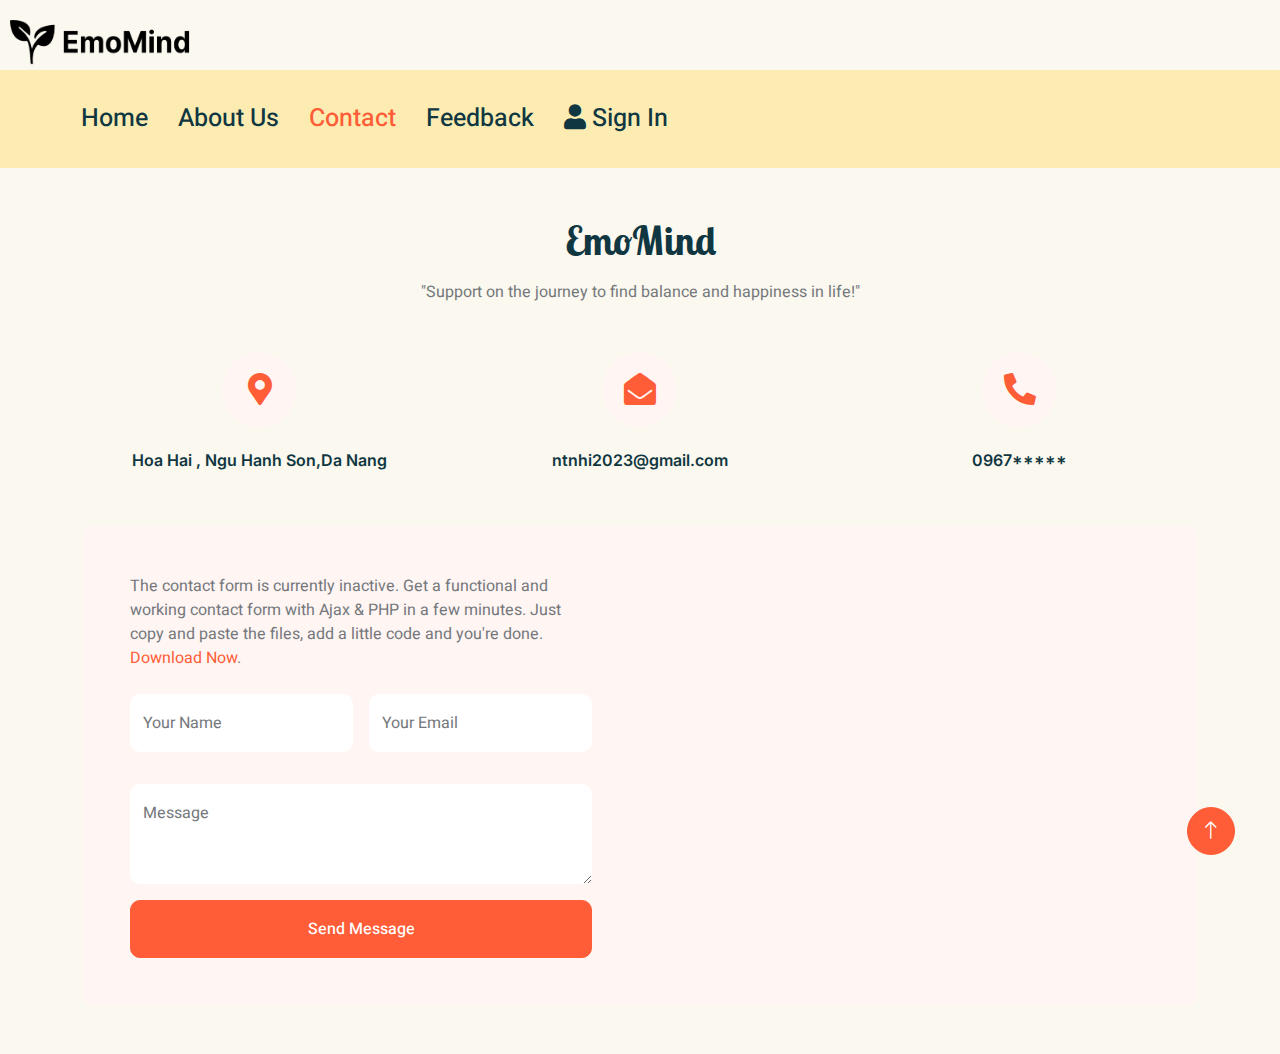
<file: contact.html>
<!DOCTYPE html>
<html lang="en">

<head>
    <meta charset="utf-8">
    <title>EmoMind</title>
    <meta content="width=device-width, initial-scale=1.0" name="viewport">
    <meta content="" name="keywords">
    <meta content="" name="description">

    <!-- Favicon -->
    <link href="img/favicon.ico" rel="icon">

    <!-- Google Web Fonts -->
    <link rel="preconnect" href="https://fonts.googleapis.com">
    <link rel="preconnect" href="https://fonts.gstatic.com" crossorigin>
    <link href="https://fonts.googleapis.com/css2?family=Heebo:wght@400;500;600&family=Inter:wght@600&family=Lobster+Two:wght@700&display=swap" rel="stylesheet">
    
    <!-- Icon Font Stylesheet -->
    <link href="https://cdnjs.cloudflare.com/ajax/libs/font-awesome/5.10.0/css/all.min.css" rel="stylesheet">
    <link href="https://cdn.jsdelivr.net/npm/bootstrap-icons@1.4.1/font/bootstrap-icons.css" rel="stylesheet">

    <!-- Libraries Stylesheet -->
    <link href="lib/animate/animate.min.css" rel="stylesheet">
    <link href="lib/owlcarousel/assets/owl.carousel.min.css" rel="stylesheet">

    <!-- Customized Bootstrap Stylesheet -->
    <link href="css/bootstrap.min.css" rel="stylesheet">

    <!-- Template Stylesheet -->
    <link href="css/style.css" rel="stylesheet">
</head>

<body>
    <!-- Navbar Start -->
   
    <!--<img src="img/logo.jpg" alt ="anh" style="">-->
    <div class="row">
        <div class="col-12 col-md-4">
            <div class="col-12 col-md-4">
                <img  style=" width:200px;
                height:50px; margin-top:20px;margin-left:10px;"class="logo" src="img/Group 1.png">
        </div>
        <div class="col-12 col-md-8 text-right">
        </div>
      </div>
      

    <nav class="navbar navbar-expand bg navbar-light sticky-top px-2px-lg-3 py-lg-0" style="background-color: #FCECB2 ">
        <a href="index.html" class="navbar-brand">
           
        </a>
        <button type="button" class="navbar-toggler" data-bs-toggle="collapse" data-bs-target="#navbarCollapse">
            <span class="navbar-toggler-icon"></span>
        </button>
        
        <div  style="margin-left:50px;"class="collapse navbar-collapse" id="navbarCollapse">
            <div class="navbar-nav">
              <a href="index.html" class="nav-item nav-link ">Home</a>
              <a href="about.html" class="nav-item nav-link">About Us</a>
              <a href="contact.html" class="nav-item nav-link active">Contact</a>
              <a href="viewFeedback.html" class="nav-item nav-link">Feedback</a>
            </div>
            <div class="navbar-nav ml-auto"> <!-- Sử dụng ml-auto để đặt "Sign In" bên phải -->
              <a href="login.html" class="nav-item nav-link ml-auto "><i class="fas fa-user"></i> Sign In</a>
            </div>
          </div>
        </div>
    </nav>


       


        <!-- Contact Start -->
        <div class="container-xxl py-5">
            <div class="container">
                <div class="text-center mx-auto mb-5 wow fadeInUp" data-wow-delay="0.1s" style="max-width: 600px;">
                    <h1 class="mb-3">EmoMind</h1>
                    <p>"Support on the journey to find balance and happiness in life!"</p>
                </div>
                <div class="row g-4 mb-5">
                    <div class="col-md-6 col-lg-4 text-center wow fadeInUp" data-wow-delay="0.1s">
                        <div class="bg-light rounded-circle d-inline-flex align-items-center justify-content-center mb-4" style="width: 75px; height: 75px;">
                            <i class="fa fa-map-marker-alt fa-2x text-primary"></i>
                        </div>
                        <h6>Hoa Hai , Ngu Hanh Son,Da Nang</h6>
                    </div>
                    <div class="col-md-6 col-lg-4 text-center wow fadeInUp" data-wow-delay="0.3s">
                        <div class="bg-light rounded-circle d-inline-flex align-items-center justify-content-center mb-4" style="width: 75px; height: 75px;">
                            <i class="fa fa-envelope-open fa-2x text-primary"></i>
                        </div>
                        <h6>ntnhi2023@gmail.com</h6>
                    </div>
                    <div class="col-md-6 col-lg-4 text-center wow fadeInUp" data-wow-delay="0.5s">
                        <div class="bg-light rounded-circle d-inline-flex align-items-center justify-content-center mb-4" style="width: 75px; height: 75px;">
                            <i class="fa fa-phone-alt fa-2x text-primary"></i>
                        </div>
                        <h6>0967*****</h6>
                    </div>
                </div>
                <div class="bg-light rounded">
                    <div class="row g-0">
                        <div class="col-lg-6 wow fadeIn" data-wow-delay="0.1s">
                            <div class="h-100 d-flex flex-column justify-content-center p-5">
                                <p class="mb-4">The contact form is currently inactive. Get a functional and working contact form with Ajax & PHP in a few minutes. Just copy and paste the files, add a little code and you're done. <a href="https://htmlcodex.com/contact-form">Download Now</a>.</p>
                                <form>
                                    <div class="row g-3">
                                        <div class="col-sm-6">
                                            <div class="form-floating">
                                                <input type="text" class="form-control border-0" id="name" placeholder="Your Name">
                                                <label for="name">Your Name</label>
                                            </div>
                                        </div>
                                        <div class="col-sm-6">
                                            <div class="form-floating">
                                                <input type="email" class="form-control border-0" id="email" placeholder="Your Email">
                                                <label for="email">Your Email</label>
                                            </div>
                                        </div>
                                        <div class="col-12">
                                          
                                        </div>
                                        <div class="col-12">
                                            <div class="form-floating">
                                                <textarea class="form-control border-0" placeholder="Leave a message here" id="message" style="height: 100px"></textarea>
                                                <label for="message">Message</label>
                                            </div>
                                        </div>
                                        <div class="col-12">
                                            <button class="btn btn-primary w-100 py-3" type="submit">Send Message</button>
                                        </div>
                                    </div>
                                </form>
                            </div>
                        </div>
                        <div class="col-lg-6 wow fadeIn" data-wow-delay="0.5s" style="min-height: 400px;">
                            <!-- <div class="position-relative h-100">
                                <iframe class="position-relative rounded w-100 h-100"
                                src="https://www.google.com/maps/place/H%C3%B2a+H%E1%BA%A3i,+Ng%C5%A9+H%C3%A0nh+S%C6%A1n,+%C4%90%C3%A0+N%E1%BA%B5ng,+Vi%E1%BB%87t+Nam/@15.9906365,108.2278514,13z/data=!3m1!4b1!4m6!3m5!1s0x314210c27f5c3b69:0xd42f2cdb4c653ceb!8m2!3d15.986558!4d108.2674092!16s%2Fg%2F1hb_fpf7c?hl=vi-VN&entry=ttu"
                                frameborder="0" style="min-height: 400px; border:0;" allowfullscreen="" aria-hidden="false"
                                tabindex="0"></iframe>
                            </div> -->
                            <iframe
                                width="600"
                                height="450"
                                frameborder="0" style="border:0"
                                src="https://www.google.com/maps/embed?pb=!1m18!1m12!1m3!1d19990.078789743337!2d108.2278514!3d15.9906365!2m3!1f0!2f0!3f0!3m2!1i1024!2i768!4f13.1!3m3!1m2!1s0x314210c27f5c3b69%3A0xd42f2cdb4c653ceb!2sH%C3%B2a%20H%E1%BA%A3i%2C%20Ng%C5%A9%20H%C3%A0nh%20S%C6%A1n%2C%20%C4%90%C3%A0%20N%E1%BA%B5ng%2C%20Vi%E1%BB%87t%20Nam!5e0!3m2!1svi!2sus!4v1632360012345!5m2!1svi!2sus"
                                allowfullscreen=""
                                aria-hidden="false"
                                tabindex="0">
                            </iframe>

                        </div>
                    </div>
                </div>
            </div>
        </div>
        <!-- Contact End -->
       


        <!-- Footer Start 
        <div class="container-fluid bg-dark text-white-50 footer pt-5 mt-5 wow fadeIn" data-wow-delay="0.1s">
            <div class="container py-5">
                <div class="row g-5">
                    <div class="col-lg-3 col-md-6">
                        <h3 class="text-white mb-4">Get In Touch</h3>
                        <p class="mb-2"><i class="fa fa-map-marker-alt me-3"></i>123 Street, New York, USA</p>
                        <p class="mb-2"><i class="fa fa-phone-alt me-3"></i>+012 345 67890</p>
                        <p class="mb-2"><i class="fa fa-envelope me-3"></i>info@example.com</p>
                        <div class="d-flex pt-2">
                            <a class="btn btn-outline-light btn-social" href=""><i class="fab fa-twitter"></i></a>
                            <a class="btn btn-outline-light btn-social" href=""><i class="fab fa-facebook-f"></i></a>
                            <a class="btn btn-outline-light btn-social" href=""><i class="fab fa-youtube"></i></a>
                            <a class="btn btn-outline-light btn-social" href=""><i class="fab fa-linkedin-in"></i></a>
                        </div>
                    </div>
                    <div class="col-lg-3 col-md-6">
                        <h3 class="text-white mb-4">Quick Links</h3>
                        <a class="btn btn-link text-white-50" href="">About Us</a>
                        <a class="btn btn-link text-white-50" href="">Contact Us</a>
                        <a class="btn btn-link text-white-50" href="">Our Services</a>
                        <a class="btn btn-link text-white-50" href="">Privacy Policy</a>
                        <a class="btn btn-link text-white-50" href="">Terms & Condition</a>
                    </div>
                    <div class="col-lg-3 col-md-6">
                        <h3 class="text-white mb-4">Photo Gallery</h3>
                        <div class="row g-2 pt-2">
                            <div class="col-4">
                                <img class="img-fluid rounded bg-light p-1" src="img/classes-1.jpg" alt="">
                            </div>
                            <div class="col-4">
                                <img class="img-fluid rounded bg-light p-1" src="img/classes-2.jpg" alt="">
                            </div>
                            <div class="col-4">
                                <img class="img-fluid rounded bg-light p-1" src="img/classes-3.jpg" alt="">
                            </div>
                            <div class="col-4">
                                <img class="img-fluid rounded bg-light p-1" src="img/classes-4.jpg" alt="">
                            </div>
                            <div class="col-4">
                                <img class="img-fluid rounded bg-light p-1" src="img/classes-5.jpg" alt="">
                            </div>
                            <div class="col-4">
                                <img class="img-fluid rounded bg-light p-1" src="img/classes-6.jpg" alt="">
                            </div>
                        </div>
                    </div>
                    <div class="col-lg-3 col-md-6">
                        <h3 class="text-white mb-4">Newsletter</h3>
                        <p>Dolor amet sit justo amet elitr clita ipsum elitr est.</p>
                        <div class="position-relative mx-auto" style="max-width: 400px;">
                            <input class="form-control bg-transparent w-100 py-3 ps-4 pe-5" type="text" placeholder="Your email">
                            <button type="button" class="btn btn-primary py-2 position-absolute top-0 end-0 mt-2 me-2">SignUp</button>
                        </div>
                    </div>
                </div>
            </div>
            <div class="container">
                <div class="copyright">
                    <div class="row">
                        <div class="col-md-6 text-center text-md-start mb-3 mb-md-0">
                            &copy; <a class="border-bottom" href="#">Your Site Name</a>, All Right Reserved. 
                       
							
                        </div>
                        <div class="col-md-6 text-center text-md-end">
                            <div class="footer-menu">
                                <a href="">Home</a>
                                <a href="">Cookies</a>
                                <a href="">Help</a>
                                <a href="">FQAs</a>
                            </div>
                        </div>
                    </div>
                </div>
            </div>
        </div>
      Footer End -->


        <!-- Back to Top -->
        <a href="#" class="btn btn-lg btn-primary btn-lg-square back-to-top"><i class="bi bi-arrow-up"></i></a>
    </div>

    <!-- JavaScript Libraries -->
    <script src="https://code.jquery.com/jquery-3.4.1.min.js"></script>
    <script src="https://cdn.jsdelivr.net/npm/bootstrap@5.0.0/dist/js/bootstrap.bundle.min.js"></script>
    <script src="lib/wow/wow.min.js"></script>
    <script src="lib/easing/easing.min.js"></script>
    <script src="lib/waypoints/waypoints.min.js"></script>
    <script src="lib/owlcarousel/owl.carousel.min.js"></script>

    <!-- Template Javascript -->
    <script src="js/main.js"></script>
</body>

</html>
</file>
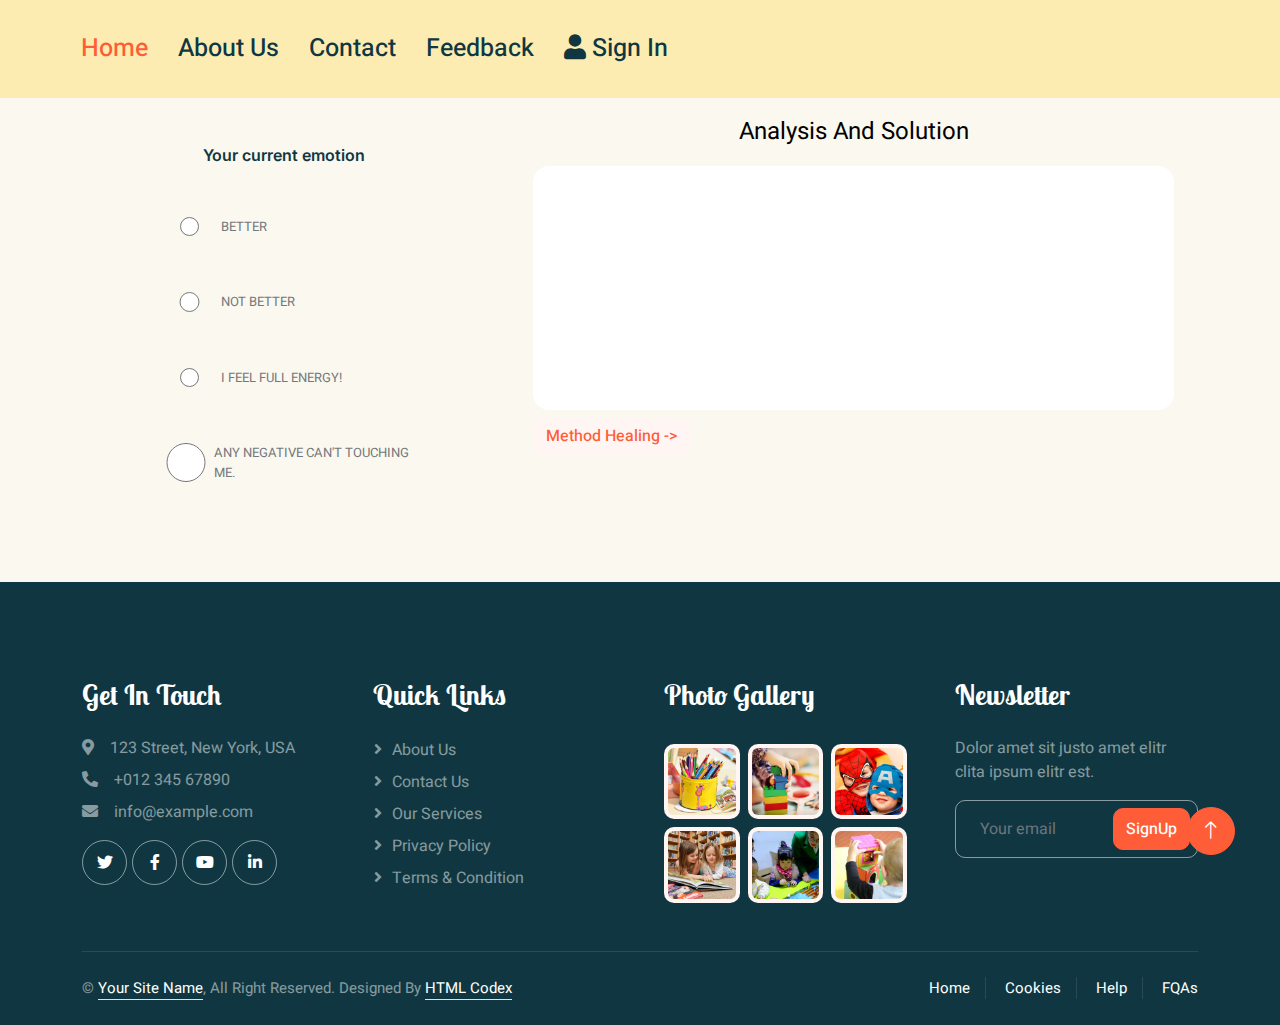
<file: createSolution.html>
<!DOCTYPE html>
<html lang="en">

<head>
    <meta charset="utf-8">
    <title>EmoMind</title>
    <meta content="width=device-width, initial-scale=1.0" name="viewport">
    <meta content="" name="keywords">
    <meta content="" name="description">

    <!-- Favicon -->
    <link href="img/favicon.ico" rel="icon">

    <!-- Google Web Fonts -->
    <link rel="preconnect" href="https://fonts.googleapis.com">
    <link rel="preconnect" href="https://fonts.gstatic.com" crossorigin>
    <link href="https://fonts.googleapis.com/css2?family=Heebo:wght@400;500;600&family=Inter:wght@600&family=Lobster+Two:wght@700&display=swap" rel="stylesheet">
    
    <!-- Icon Font Stylesheet -->
    <link href="https://cdnjs.cloudflare.com/ajax/libs/font-awesome/5.10.0/css/all.min.css" rel="stylesheet">
    <link href="https://cdn.jsdelivr.net/npm/bootstrap-icons@1.4.1/font/bootstrap-icons.css" rel="stylesheet">

    <!-- Libraries Stylesheet -->
    <link href="lib/animate/animate.min.css" rel="stylesheet">
    <link href="lib/owlcarousel/assets/owl.carousel.min.css" rel="stylesheet">

    <!-- Customized Bootstrap Stylesheet -->
    <link href="css/bootstrap.min.css" rel="stylesheet">

    <!-- Template Stylesheet -->
    <link href="css/style.css" rel="stylesheet">
</head>

<body>
    <!-- <div class="container-xxl p-0"> -->
        <!-- Spinner Start -->
        <div id="spinner" class="show bg-white position-fixed translate-middle w-100 vh-100 top-50 start-50 d-flex align-items-center justify-content-center">
            <div class="spinner-border text-primary" style="width: 3rem; height: 3rem;" role="status">
                <span class="sr-only">Loading...</span>
            </div>
        </div>
        <!-- Spinner End -->
        <!-- Navbar Start -->
        <!-- <nav class="navbar navbar-expand-lg navbar-light sticky-top px-4 px-lg-5 py-lg-0">
            <a href="index.html" class="navbar-brand w-25">
                <img src="./img/Logo.png" class="w-75" alt="Logo-EmoMind">
            </a>
        </nav> -->
        <nav class="navbar navbar-expand bg navbar-light sticky-top px-2px-lg-3 py-lg-0" style="background-color: #FCECB2 ">
            <a href="index.html" class="navbar-brand">
               
            </a>
            <button type="button" class="navbar-toggler" data-bs-toggle="collapse" data-bs-target="#navbarCollapse">
                <span class="navbar-toggler-icon"></span>
            </button>
            
            <div  style="margin-left:50px;"class="collapse navbar-collapse" id="navbarCollapse">
                <div class="navbar-nav">
                  <a href="index.html" class="nav-item nav-link active">Home</a>
                  <a href="about.html" class="nav-item nav-link">About Us</a>
                  <a href="contact.html" class="nav-item nav-link">Contact</a>
                  <a href="viewFeedback.html" class="nav-item nav-link">Feedback</a>
                </div>
                <div class="navbar-nav ml-auto"> <!-- Sử dụng ml-auto để đặt "Sign In" bên phải -->
                  <a href="login.html" class="nav-item nav-link ml-auto "><i class="fas fa-user"></i> Sign In</a>
                </div>
              </div>
            </div>
        </nav>
        <!-- Navbar End -->


        <!-- start create solution -->
        <div class="container">
            <div class="row ">
                <div class="col-md-4 mx-auto">
                    <h6 class="text-center m-5">Your current emotion</h6>
                    <div class="d-flex p-1 m-5 fs-5">
                        <input type="radio" name="selectEmption" id="" class="w-25">
                        <p class="p-0 m-0" style="font-size: small;">BETTER</p>
                    </div>
                    <div class="d-flex p-1 m-5 fs-5">
                        <input type="radio" name="selectEmption" id="" class="w-25">
                        <p class="p-0 m-0" style="font-size: small;">NOT BETTER</p>
                    </div>
                    <div class="d-flex p-1 m-5 fs-5">
                        <input type="radio" name="selectEmption" id="" class="w-25">
                        <p class="p-0 m-0" style="font-size: small;">I FEEL FULL ENERGY!</p>
                    </div>
                    <div class="d-flex p-1 m-5 fs-5">
                        <input type="radio" name="selectEmption" id="" class="w-25">
                        <p class="p-0 m-0" style="font-size: small;">ANY NEGATIVE CAN'T TOUCHING ME.</p>
                    </div>
                </div>
                
                <div class="col-md-7 mx-auto">
                    <div class="text-center m-3 title" style="color:black; font-size: x-large; ">Analysis And Solution</div>
                    <div class="ms w-100">
                        <textarea  class="textarea w-100 h0 border-0 bg-white" style="resize: none; border-radius: 1rem;" name="text-result" id="" cols="50" rows="10" ></textarea>
                    </div>
                    <div class="w-100 mx-auto">
                        <button class="mx-auto btn bg-light"><a href="search.html">Method Healing -></a></button>
                    </div>
                </div>
            </div>
        </div>
        <!-- end create solution -->
        
        <!-- Footer Start -->
        <div class="container-fluid bg-dark text-white-50 footer pt-5 mt-5 wow fadeIn" data-wow-delay="0.1s">
            <div class="container py-5">
                <div class="row g-5">
                    <div class="col-lg-3 col-md-6">
                        <h3 class="text-white mb-4">Get In Touch</h3>
                        <p class="mb-2"><i class="fa fa-map-marker-alt me-3"></i>123 Street, New York, USA</p>
                        <p class="mb-2"><i class="fa fa-phone-alt me-3"></i>+012 345 67890</p>
                        <p class="mb-2"><i class="fa fa-envelope me-3"></i>info@example.com</p>
                        <div class="d-flex pt-2">
                            <a class="btn btn-outline-light btn-social" href=""><i class="fab fa-twitter"></i></a>
                            <a class="btn btn-outline-light btn-social" href=""><i class="fab fa-facebook-f"></i></a>
                            <a class="btn btn-outline-light btn-social" href=""><i class="fab fa-youtube"></i></a>
                            <a class="btn btn-outline-light btn-social" href=""><i class="fab fa-linkedin-in"></i></a>
                        </div>
                    </div>
                    <div class="col-lg-3 col-md-6">
                        <h3 class="text-white mb-4">Quick Links</h3>
                        <a class="btn btn-link text-white-50" href="">About Us</a>
                        <a class="btn btn-link text-white-50" href="">Contact Us</a>
                        <a class="btn btn-link text-white-50" href="">Our Services</a>
                        <a class="btn btn-link text-white-50" href="">Privacy Policy</a>
                        <a class="btn btn-link text-white-50" href="">Terms & Condition</a>
                    </div>
                    <div class="col-lg-3 col-md-6">
                        <h3 class="text-white mb-4">Photo Gallery</h3>
                        <div class="row g-2 pt-2">
                            <div class="col-4">
                                <img class="img-fluid rounded bg-light p-1" src="img/classes-1.jpg" alt="">
                            </div>
                            <div class="col-4">
                                <img class="img-fluid rounded bg-light p-1" src="img/classes-2.jpg" alt="">
                            </div>
                            <div class="col-4">
                                <img class="img-fluid rounded bg-light p-1" src="img/classes-3.jpg" alt="">
                            </div>
                            <div class="col-4">
                                <img class="img-fluid rounded bg-light p-1" src="img/classes-4.jpg" alt="">
                            </div>
                            <div class="col-4">
                                <img class="img-fluid rounded bg-light p-1" src="img/classes-5.jpg" alt="">
                            </div>
                            <div class="col-4">
                                <img class="img-fluid rounded bg-light p-1" src="img/classes-6.jpg" alt="">
                            </div>
                        </div>
                    </div>
                    <div class="col-lg-3 col-md-6">
                        <h3 class="text-white mb-4">Newsletter</h3>
                        <p>Dolor amet sit justo amet elitr clita ipsum elitr est.</p>
                        <div class="position-relative mx-auto" style="max-width: 400px;">
                            <input class="form-control bg-transparent w-100 py-3 ps-4 pe-5" type="text" placeholder="Your email">
                            <button type="button" class="btn btn-primary py-2 position-absolute top-0 end-0 mt-2 me-2">SignUp</button>
                        </div>
                    </div>
                </div>
            </div>
            <div class="container">
                <div class="copyright">
                    <div class="row">
                        <div class="col-md-6 text-center text-md-start mb-3 mb-md-0">
                            &copy; <a class="border-bottom" href="#">Your Site Name</a>, All Right Reserved. 
							
							<!--/*** This template is free as long as you keep the footer author’s credit link/attribution link/backlink. If you'd like to use the template without the footer author’s credit link/attribution link/backlink, you can purchase the Credit Removal License from "https://htmlcodex.com/credit-removal". Thank you for your support. ***/-->
							Designed By <a class="border-bottom" href="https://htmlcodex.com">HTML Codex</a>
                        </div>
                        <div class="col-md-6 text-center text-md-end">
                            <div class="footer-menu">
                                <a href="">Home</a>
                                <a href="">Cookies</a>
                                <a href="">Help</a>
                                <a href="">FQAs</a>
                            </div>
                        </div>
                    </div>
                </div>
            </div>
        </div>
        <!-- Footer End -->


        <!-- Back to Top -->
        <a href="#" class="btn btn-lg btn-primary btn-lg-square back-to-top"><i class="bi bi-arrow-up"></i></a>
    <!-- </div> -->

    <!-- JavaScript Libraries -->
    <script src="https://code.jquery.com/jquery-3.4.1.min.js"></script>
    <script src="https://cdn.jsdelivr.net/npm/bootstrap@5.0.0/dist/js/bootstrap.bundle.min.js"></script>
    <script src="lib/wow/wow.min.js"></script>
    <script src="lib/easing/easing.min.js"></script>
    <script src="lib/waypoints/waypoints.min.js"></script>
    <script src="lib/owlcarousel/owl.carousel.min.js"></script>

    <!-- Template Javascript -->
    <script src="js/main.js"></script>
</body>

</html>
</file>
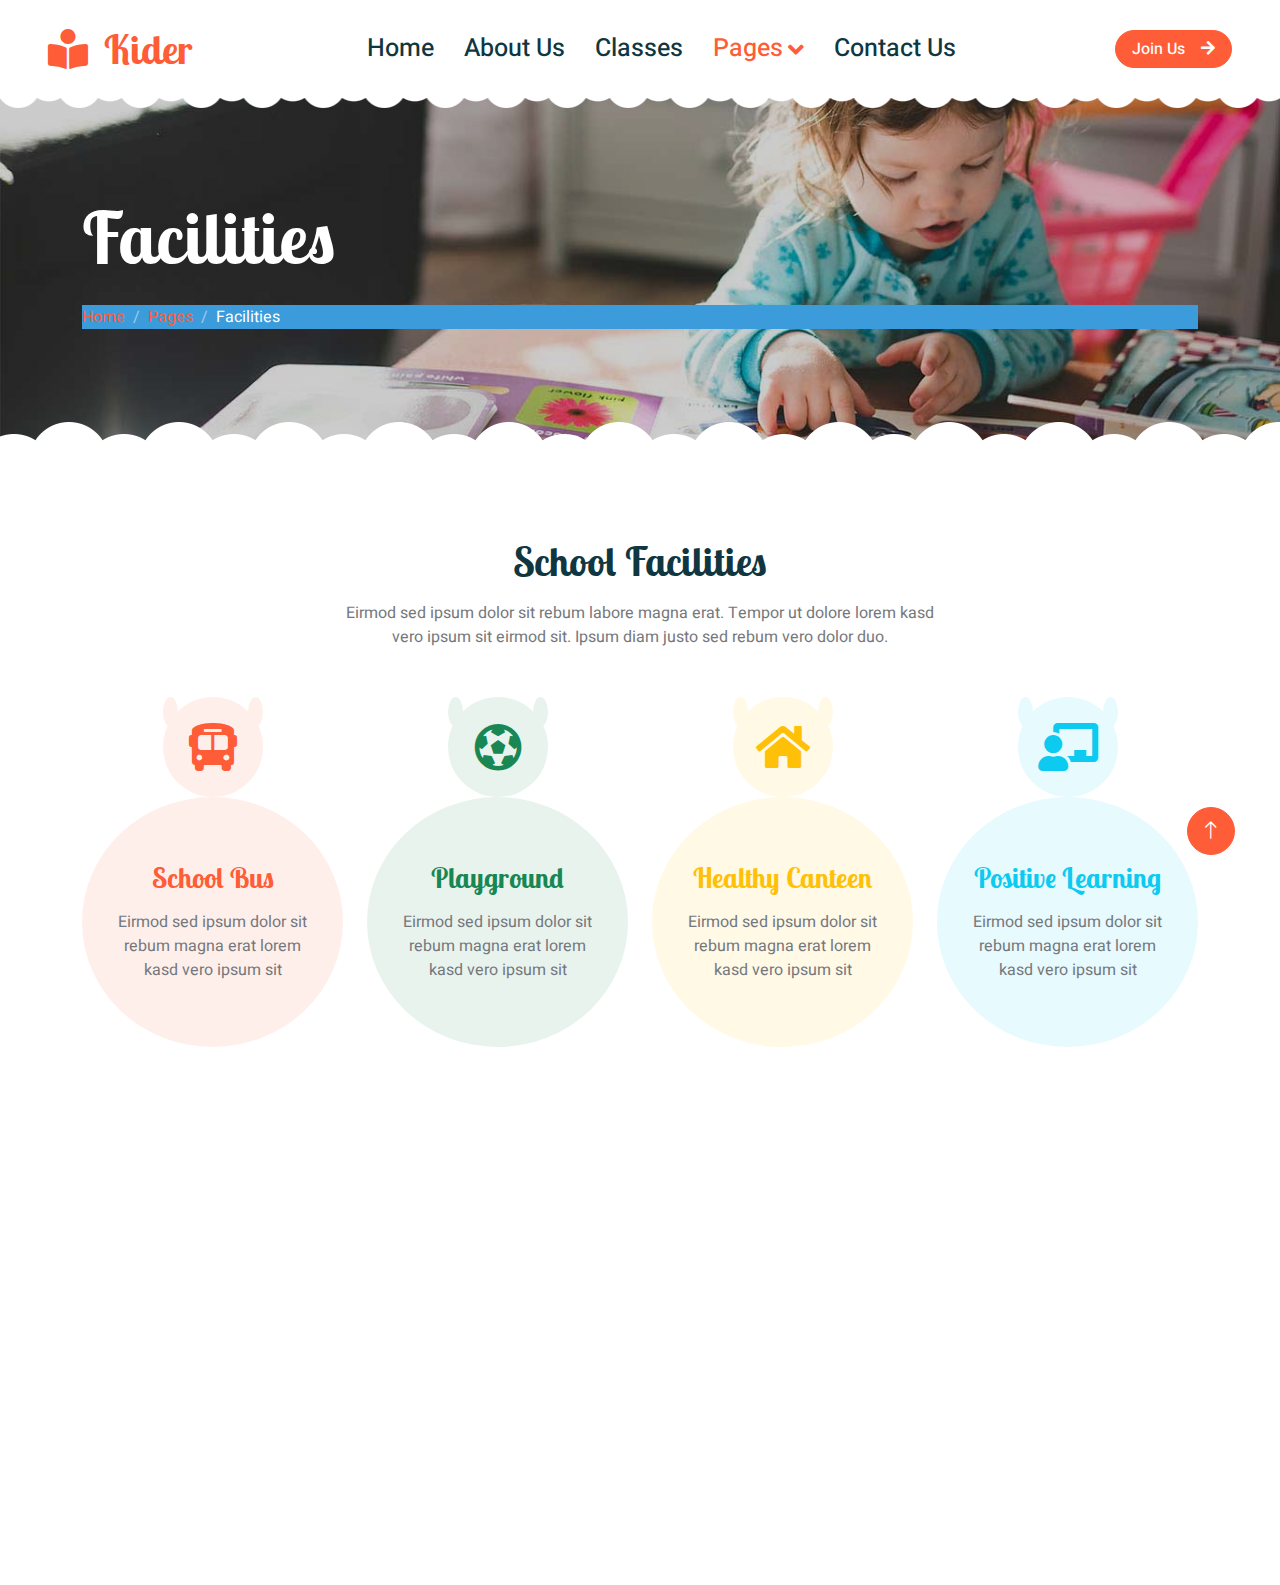
<file: facility.html>
<!DOCTYPE html>
<html lang="en">

<head>
    <meta charset="utf-8">
    <title>Kider - Preschool Website Template</title>
    <meta content="width=device-width, initial-scale=1.0" name="viewport">
    <meta content="" name="keywords">
    <meta content="" name="description">

    <!-- Favicon -->
    <link href="img/favicon.ico" rel="icon">

    <!-- Google Web Fonts -->
    <link rel="preconnect" href="https://fonts.googleapis.com">
    <link rel="preconnect" href="https://fonts.gstatic.com" crossorigin>
    <link href="https://fonts.googleapis.com/css2?family=Heebo:wght@400;500;600&family=Inter:wght@600&family=Lobster+Two:wght@700&display=swap" rel="stylesheet">
    
    <!-- Icon Font Stylesheet -->
    <link href="https://cdnjs.cloudflare.com/ajax/libs/font-awesome/5.10.0/css/all.min.css" rel="stylesheet">
    <link href="https://cdn.jsdelivr.net/npm/bootstrap-icons@1.4.1/font/bootstrap-icons.css" rel="stylesheet">

    <!-- Libraries Stylesheet -->
    <link href="lib/animate/animate.min.css" rel="stylesheet">
    <link href="lib/owlcarousel/assets/owl.carousel.min.css" rel="stylesheet">

    <!-- Customized Bootstrap Stylesheet -->
    <link href="css/bootstrap.min.css" rel="stylesheet">

    <!-- Template Stylesheet -->
    <link href="css/style.css" rel="stylesheet">
</head>

<body>
    <div class="container-xxl bg-white p-0">
        <!-- Spinner Start -->
        <div id="spinner" class="show bg-white position-fixed translate-middle w-100 vh-100 top-50 start-50 d-flex align-items-center justify-content-center">
            <div class="spinner-border text-primary" style="width: 3rem; height: 3rem;" role="status">
                <span class="sr-only">Loading...</span>
            </div>
        </div>
        <!-- Spinner End -->


        <!-- Navbar Start -->
        <nav class="navbar navbar-expand-lg bg-white navbar-light sticky-top px-4 px-lg-5 py-lg-0">
            <a href="index.html" class="navbar-brand">
                <h1 class="m-0 text-primary"><i class="fa fa-book-reader me-3"></i>Kider</h1>
            </a>
            <button type="button" class="navbar-toggler" data-bs-toggle="collapse" data-bs-target="#navbarCollapse">
                <span class="navbar-toggler-icon"></span>
            </button>
            <div class="collapse navbar-collapse" id="navbarCollapse">
                <div class="navbar-nav mx-auto">
                    <a href="index.html" class="nav-item nav-link">Home</a>
                    <a href="about.html" class="nav-item nav-link">About Us</a>
                    <a href="classes.html" class="nav-item nav-link">Classes</a>
                    <div class="nav-item dropdown">
                        <a href="#" class="nav-link dropdown-toggle active" data-bs-toggle="dropdown">Pages</a>
                        <div class="dropdown-menu rounded-0 rounded-bottom border-0 shadow-sm m-0">
                            <a href="facility.html" class="dropdown-item active">School Facilities</a>
                            <a href="team.html" class="dropdown-item">Popular Teachers</a>
                            <a href="call-to-action.html" class="dropdown-item">Become A Teachers</a>
                            <a href="appointment.html" class="dropdown-item">Make Appointment</a>
                            <a href="testimonial.html" class="dropdown-item">Testimonial</a>
                            <a href="404.html" class="dropdown-item">404 Error</a>
                        </div>
                    </div>
                    <a href="contact.html" class="nav-item nav-link">Contact Us</a>
                </div>
                <a href="" class="btn btn-primary rounded-pill px-3 d-none d-lg-block">Join Us<i class="fa fa-arrow-right ms-3"></i></a>
            </div>
        </nav>
        <!-- Navbar End -->


        <!-- Page Header End -->
        <div class="container-xxl py-5 page-header position-relative mb-5">
            <div class="container py-5">
                <h1 class="display-2 text-white animated slideInDown mb-4">Facilities</h1>
                <nav aria-label="breadcrumb animated slideInDown">
                    <ol class="breadcrumb">
                        <li class="breadcrumb-item"><a href="#">Home</a></li>
                        <li class="breadcrumb-item"><a href="#">Pages</a></li>
                        <li class="breadcrumb-item text-white active" aria-current="page">Facilities</li>
                    </ol>
                </nav>
            </div>
        </div>
        <!-- Page Header End -->


        <!-- Facilities Start -->
        <div class="container-xxl py-5">
            <div class="container">
                <div class="text-center mx-auto mb-5 wow fadeInUp" data-wow-delay="0.1s" style="max-width: 600px;">
                    <h1 class="mb-3">School Facilities</h1>
                    <p>Eirmod sed ipsum dolor sit rebum labore magna erat. Tempor ut dolore lorem kasd vero ipsum sit eirmod sit. Ipsum diam justo sed rebum vero dolor duo.</p>
                </div>
                <div class="row g-4">
                    <div class="col-lg-3 col-sm-6 wow fadeInUp" data-wow-delay="0.1s">
                        <div class="facility-item">
                            <div class="facility-icon bg-primary">
                                <span class="bg-primary"></span>
                                <i class="fa fa-bus-alt fa-3x text-primary"></i>
                                <span class="bg-primary"></span>
                            </div>
                            <div class="facility-text bg-primary">
                                <h3 class="text-primary mb-3">School Bus</h3>
                                <p class="mb-0">Eirmod sed ipsum dolor sit rebum magna erat lorem kasd vero ipsum sit</p>
                            </div>
                        </div>
                    </div>
                    <div class="col-lg-3 col-sm-6 wow fadeInUp" data-wow-delay="0.3s">
                        <div class="facility-item">
                            <div class="facility-icon bg-success">
                                <span class="bg-success"></span>
                                <i class="fa fa-futbol fa-3x text-success"></i>
                                <span class="bg-success"></span>
                            </div>
                            <div class="facility-text bg-success">
                                <h3 class="text-success mb-3">Playground</h3>
                                <p class="mb-0">Eirmod sed ipsum dolor sit rebum magna erat lorem kasd vero ipsum sit</p>
                            </div>
                        </div>
                    </div>
                    <div class="col-lg-3 col-sm-6 wow fadeInUp" data-wow-delay="0.5s">
                        <div class="facility-item">
                            <div class="facility-icon bg-warning">
                                <span class="bg-warning"></span>
                                <i class="fa fa-home fa-3x text-warning"></i>
                                <span class="bg-warning"></span>
                            </div>
                            <div class="facility-text bg-warning">
                                <h3 class="text-warning mb-3">Healthy Canteen</h3>
                                <p class="mb-0">Eirmod sed ipsum dolor sit rebum magna erat lorem kasd vero ipsum sit</p>
                            </div>
                        </div>
                    </div>
                    <div class="col-lg-3 col-sm-6 wow fadeInUp" data-wow-delay="0.7s">
                        <div class="facility-item">
                            <div class="facility-icon bg-info">
                                <span class="bg-info"></span>
                                <i class="fa fa-chalkboard-teacher fa-3x text-info"></i>
                                <span class="bg-info"></span>
                            </div>
                            <div class="facility-text bg-info">
                                <h3 class="text-info mb-3">Positive Learning</h3>
                                <p class="mb-0">Eirmod sed ipsum dolor sit rebum magna erat lorem kasd vero ipsum sit</p>
                            </div>
                        </div>
                    </div>
                </div>
            </div>
        </div>
        <!-- Facilities End -->


        <!-- Footer Start -->
        <div class="container-fluid bg-dark text-white-50 footer pt-5 mt-5 wow fadeIn" data-wow-delay="0.1s">
            <div class="container py-5">
                <div class="row g-5">
                    <div class="col-lg-3 col-md-6">
                        <h3 class="text-white mb-4">Get In Touch</h3>
                        <p class="mb-2"><i class="fa fa-map-marker-alt me-3"></i>123 Street, New York, USA</p>
                        <p class="mb-2"><i class="fa fa-phone-alt me-3"></i>+012 345 67890</p>
                        <p class="mb-2"><i class="fa fa-envelope me-3"></i>info@example.com</p>
                        <div class="d-flex pt-2">
                            <a class="btn btn-outline-light btn-social" href=""><i class="fab fa-twitter"></i></a>
                            <a class="btn btn-outline-light btn-social" href=""><i class="fab fa-facebook-f"></i></a>
                            <a class="btn btn-outline-light btn-social" href=""><i class="fab fa-youtube"></i></a>
                            <a class="btn btn-outline-light btn-social" href=""><i class="fab fa-linkedin-in"></i></a>
                        </div>
                    </div>
                    <div class="col-lg-3 col-md-6">
                        <h3 class="text-white mb-4">Quick Links</h3>
                        <a class="btn btn-link text-white-50" href="">About Us</a>
                        <a class="btn btn-link text-white-50" href="">Contact Us</a>
                        <a class="btn btn-link text-white-50" href="">Our Services</a>
                        <a class="btn btn-link text-white-50" href="">Privacy Policy</a>
                        <a class="btn btn-link text-white-50" href="">Terms & Condition</a>
                    </div>
                    <div class="col-lg-3 col-md-6">
                        <h3 class="text-white mb-4">Photo Gallery</h3>
                        <div class="row g-2 pt-2">
                            <div class="col-4">
                                <img class="img-fluid rounded bg-light p-1" src="img/classes-1.jpg" alt="">
                            </div>
                            <div class="col-4">
                                <img class="img-fluid rounded bg-light p-1" src="img/classes-2.jpg" alt="">
                            </div>
                            <div class="col-4">
                                <img class="img-fluid rounded bg-light p-1" src="img/classes-3.jpg" alt="">
                            </div>
                            <div class="col-4">
                                <img class="img-fluid rounded bg-light p-1" src="img/classes-4.jpg" alt="">
                            </div>
                            <div class="col-4">
                                <img class="img-fluid rounded bg-light p-1" src="img/classes-5.jpg" alt="">
                            </div>
                            <div class="col-4">
                                <img class="img-fluid rounded bg-light p-1" src="img/classes-6.jpg" alt="">
                            </div>
                        </div>
                    </div>
                    <div class="col-lg-3 col-md-6">
                        <h3 class="text-white mb-4">Newsletter</h3>
                        <p>Dolor amet sit justo amet elitr clita ipsum elitr est.</p>
                        <div class="position-relative mx-auto" style="max-width: 400px;">
                            <input class="form-control bg-transparent w-100 py-3 ps-4 pe-5" type="text" placeholder="Your email">
                            <button type="button" class="btn btn-primary py-2 position-absolute top-0 end-0 mt-2 me-2">SignUp</button>
                        </div>
                    </div>
                </div>
            </div>
            <div class="container">
                <div class="copyright">
                    <div class="row">
                        <div class="col-md-6 text-center text-md-start mb-3 mb-md-0">
                            &copy; <a class="border-bottom" href="#">Your Site Name</a>, All Right Reserved. 
							
							<!--/*** This template is free as long as you keep the footer author’s credit link/attribution link/backlink. If you'd like to use the template without the footer author’s credit link/attribution link/backlink, you can purchase the Credit Removal License from "https://htmlcodex.com/credit-removal". Thank you for your support. ***/-->
							Designed By <a class="border-bottom" href="https://htmlcodex.com">HTML Codex</a>
                        </div>
                        <div class="col-md-6 text-center text-md-end">
                            <div class="footer-menu">
                                <a href="">Home</a>
                                <a href="">Cookies</a>
                                <a href="">Help</a>
                                <a href="">FQAs</a>
                            </div>
                        </div>
                    </div>
                </div>
            </div>
        </div>
        <!-- Footer End -->


        <!-- Back to Top -->
        <a href="#" class="btn btn-lg btn-primary btn-lg-square back-to-top"><i class="bi bi-arrow-up"></i></a>
    </div>

    <!-- JavaScript Libraries -->
    <script src="https://code.jquery.com/jquery-3.4.1.min.js"></script>
    <script src="https://cdn.jsdelivr.net/npm/bootstrap@5.0.0/dist/js/bootstrap.bundle.min.js"></script>
    <script src="lib/wow/wow.min.js"></script>
    <script src="lib/easing/easing.min.js"></script>
    <script src="lib/waypoints/waypoints.min.js"></script>
    <script src="lib/owlcarousel/owl.carousel.min.js"></script>

    <!-- Template Javascript -->
    <script src="js/main.js"></script>
</body>

</html>
</file>
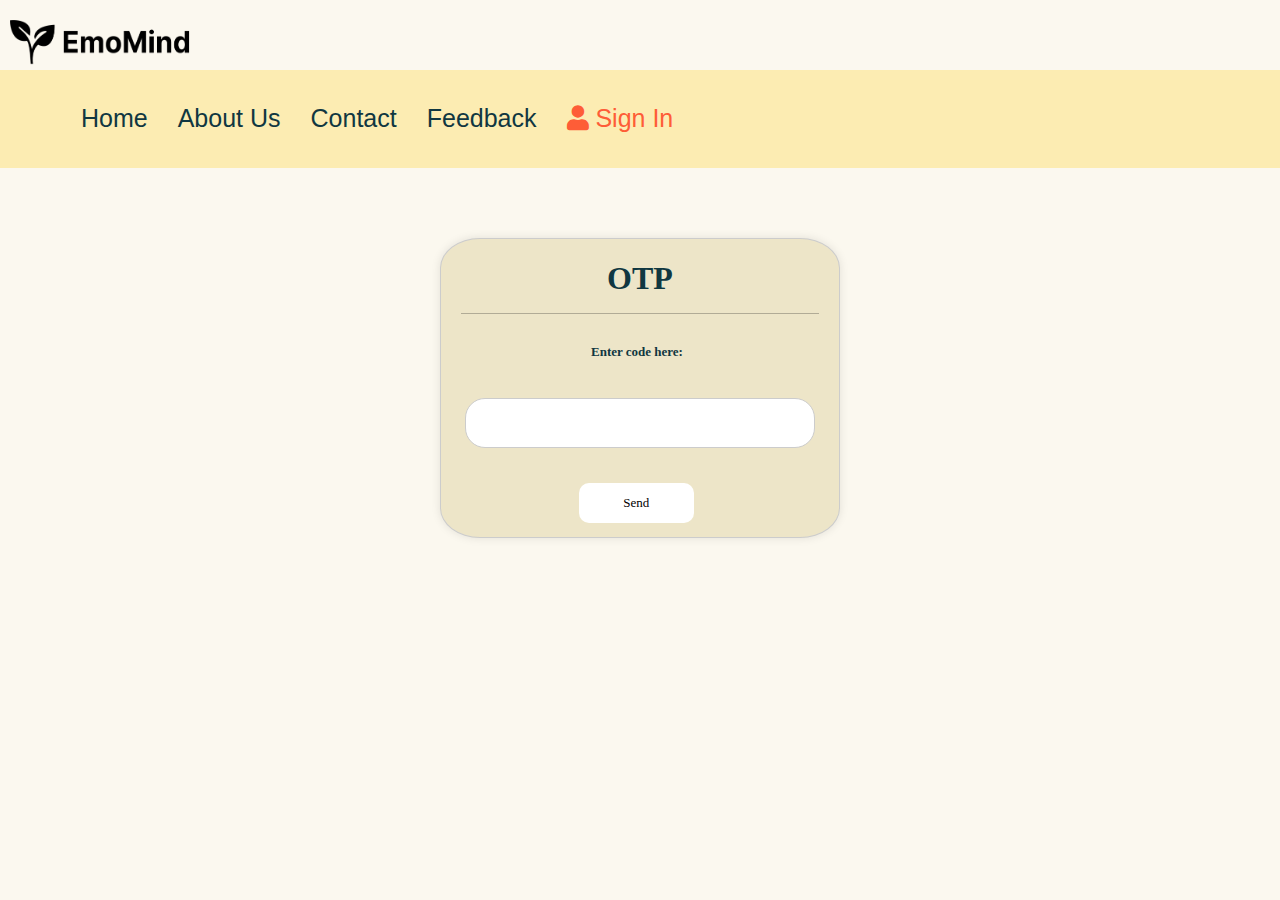
<file: forgot.html>
<!DOCTYPE html>
<html lang="en">

<head>
    <meta charset="utf-8">
    <title>EmoMind</title>
    <meta content="width=device-width, initial-scale=1.0" name="viewport">
    <meta content="" name="keywords">
    <meta content="" name="description">

    <!-- Favicon -->
    <link href="img/favicon.ico" rel="icon">

    
    
    <!-- Icon Font Stylesheet -->
    <link href="https://cdnjs.cloudflare.com/ajax/libs/font-awesome/5.10.0/css/all.min.css" rel="stylesheet">
    <link href="https://cdn.jsdelivr.net/npm/bootstrap-icons@1.4.1/font/bootstrap-icons.css" rel="stylesheet">

    <!-- Libraries Stylesheet -->
    <link href="lib/animate/animate.min.css" rel="stylesheet">
    <link href="lib/owlcarousel/assets/owl.carousel.min.css" rel="stylesheet">

    <!-- Customized Bootstrap Stylesheet -->
    <link href="css/bootstrap.min.css" rel="stylesheet">

    <!-- Template Stylesheet -->
    <link href="css/style.css" rel="stylesheet">
</head>


    
    <!-- Navbar End -->
    <style>
        body {
            font-family: Arial, Helvetica, sans-serif;
        }
        .login-container {
            width: 400px;
            height:300px;
            border-radius: 10%;
            margin: 0 auto;
            margin-top: 70px;
            padding: 20px;
            border: 1px solid #ccc;
            box-shadow: 0 0 10px rgba(0, 0, 0, 0.1);
            background-color:#EDE5C8;
        }
        .login-container h2 {
            text-align: center;
        }
        .form-group {
            margin-bottom: 15px;
        }
        .form-group label {
            display: flex;
            font-weight: bold;
        }
        .form-group input {
            width: 350px;
            height:50px;
            padding: 10px;
            border: 1px solid #ccc;
            border-radius: 20px;
        }
        .form-group button {
            width: 30%;
            height:40px;
            padding: 10px;
            background-color:#fff;
            color: back;
            border: none;
            border-radius: 10px;
            cursor: pointer;
            font-size: small;
            margin-top:20px;
            margin-left:90px;
            
        }
        
    </style>
</head>
<body>
    <!-- Navbar Start -->
   
    <!--<img src="img/logo.jpg" alt ="anh" style="">-->
    <div class="row">
        <div class="col-12 col-md-4">
            <div class="col-12 col-md-4">
                <img  style=" width:200px;
                height:50px; margin-top:20px;margin-left:10px;"class="logo" src="img/Group 1.png">
         <!-- <h2 style="background-color: #FBF8EF; color: black; margin-left: 20px; margin-top: 12px;">EmoMind</h2>-->
        </div>
        <div class="col-12 col-md-8 text-right"> <!-- Sử dụng text-right để đặt nội dung bên phải -->
       <!---   <a href="mailto:ntnhi2023@gmail.com">ntnhi2023@gmail.com</a>-->
        </div>
      </div>
      

    <nav class="navbar navbar-expand bg navbar-light sticky-top px-2px-lg-3 py-lg-0" style="background-color: #FCECB2 ">
        <a href="index.html" class="navbar-brand">
           
        </a>
        <button type="button" class="navbar-toggler" data-bs-toggle="collapse" data-bs-target="#navbarCollapse">
            <span class="navbar-toggler-icon"></span>
        </button>
        
        <div  style="margin-left:50px;"class="collapse navbar-collapse" id="navbarCollapse">
            <div class="navbar-nav">
              <a href="index.html" class="nav-item nav-link ">Home</a>
              <a href="about.html" class="nav-item nav-link">About Us</a>
              <a href="contact.html" class="nav-item nav-link">Contact</a>
              <a href="#" class="nav-item nav-link">Feedback</a>
            </div>
            <div class="navbar-nav ml-auto"> <!-- Sử dụng ml-auto để đặt "Sign In" bên phải -->
              <a href="#" class="nav-item nav-link ml-auto active "><i class="fas fa-user"></i> Sign In</a>
            </div>
          </div>
          
       <!--
        <div class="collapse navbar-collapse" id="navbarCollapse">
            <div class="navbar-nav mx-auto"></div>
            <a href="index.html" class="nav-item nav-link active">Home</a>
            <a href="about.html" class="nav-item nav-link">About Us</a>
            <a href="contact.html" class="nav-item nav-link">Contact </a>
            <a href="classes.html" class="nav-item nav-link">Feedback</a>
            
                <div class="navbar-nav mx-auto"></div>
                <a href="#" class="nav-item nav-link ml-auto"><i class="fas fa-user"></i> Sign In</a>

                </div>

            -->
            
        </div>
    </nav>
    <div class="login-container">
        <h2>OTP <h2>
            <hr style="color:black;font-weight: bold;">
        <form action="#" method="post">
            <div class="form-group" style="margin-top:-20px;">
                <label style="font-size: small; margin-left:130px;margin-top :50px;" for="otp">Enter code here:</label>
                <br>
                <input type="text" id="otp" name="otp" required value="">
            </div>
           
            
                
                    <div class="form-group row">
                  
                        <button href="#" style="margin-left:130px;" type="submit">Send</button>
                    </div>
                    
        
        </form>
    </div>
</body>
</html>
</file>
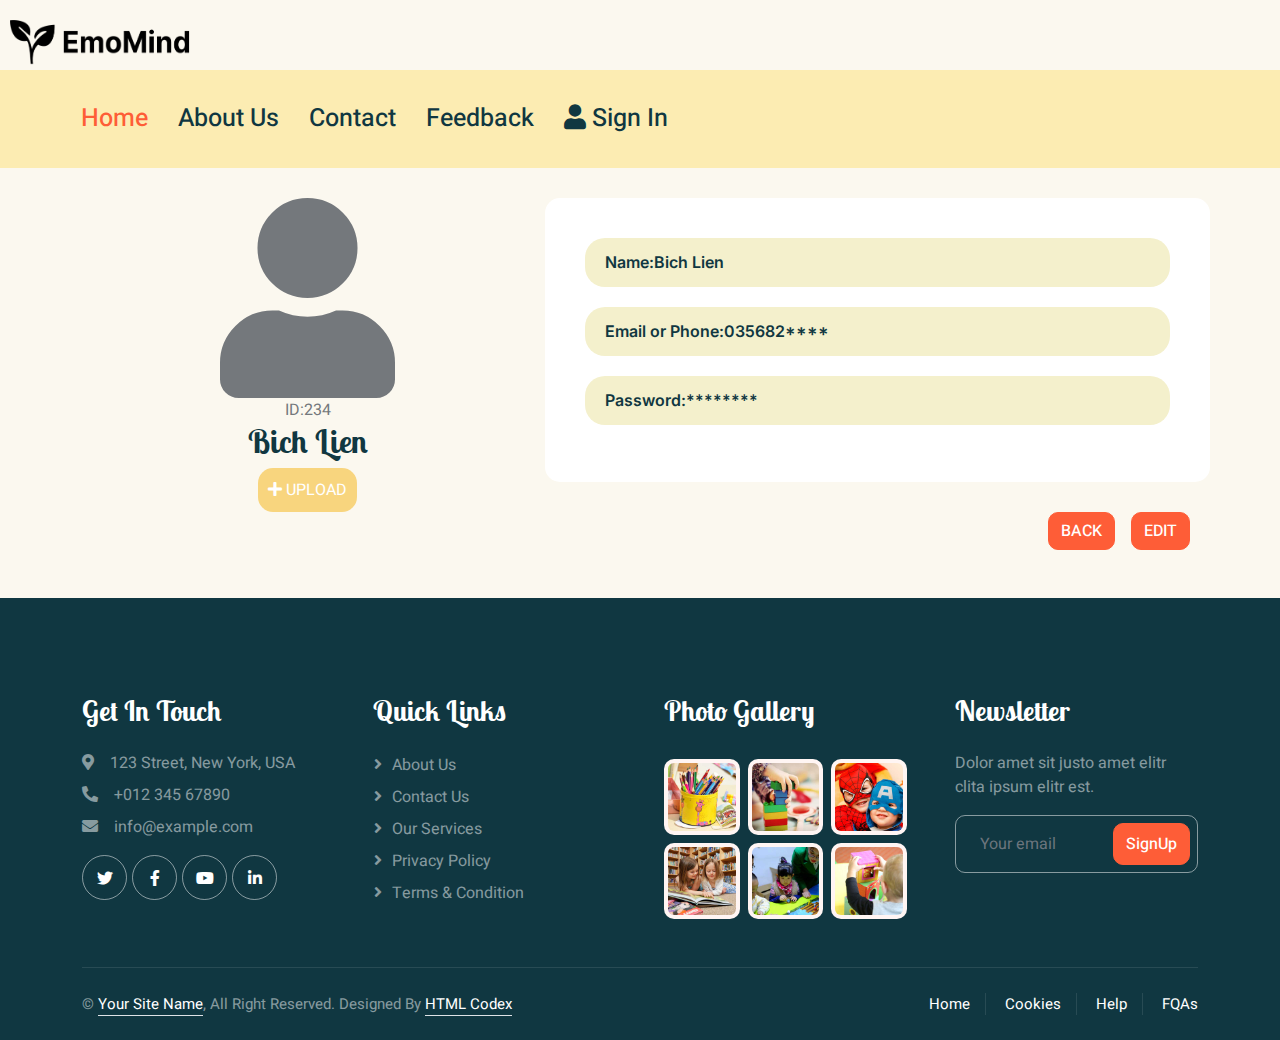
<file: info.html>
<!DOCTYPE html>
<html lang="en">
    <head>
        <meta charset="utf-8">
        <title>EmoMind Website</title>
        <meta content="width=device-width, initial-scale=1.0" name="viewport">
        <meta content="" name="keywords">
        <meta content="" name="description">
    
        <!-- Favicon -->
        <link href="img/favicon.ico" rel="icon">
    
        <!-- Google Web Fonts -->
        <link rel="preconnect" href="https://fonts.googleapis.com">
        <link rel="preconnect" href="https://fonts.gstatic.com" crossorigin>
        <link href="https://fonts.googleapis.com/css2?family=Heebo:wght@400;500;600&family=Inter:wght@600&family=Lobster+Two:wght@700&display=swap" rel="stylesheet">
        
        <!-- Icon Font Stylesheet -->
        <link href="https://cdnjs.cloudflare.com/ajax/libs/font-awesome/5.10.0/css/all.min.css" rel="stylesheet">
        <link href="https://cdn.jsdelivr.net/npm/bootstrap-icons@1.4.1/font/bootstrap-icons.css" rel="stylesheet">
    
        <!-- Libraries Stylesheet -->
        <link href="lib/animate/animate.min.css" rel="stylesheet">
        <link href="lib/owlcarousel/assets/owl.carousel.min.css" rel="stylesheet">
    
        <!-- Customized Bootstrap Stylesheet -->
        <link href="css/bootstrap.min.css" rel="stylesheet">
    
        <!-- Template Stylesheet -->
        <link href="css/style.css" rel="stylesheet">
    </head>
<body>
        <div id="spinner" class="show bg-white position-fixed translate-middle w-100 vh-100 top-50 start-50 d-flex align-items-center justify-content-center">
            <div class="spinner-border text-primary" style="width: 3rem; height: 3rem;" role="status">
                <span class="sr-only">Loading...</span>
            </div>
        </div>
        <!-- start nav -->
        <div class="row">
            <div class="col-12 col-md-4">
                <img  style=" width:200px;
                height:50px; margin-top:20px;margin-left:10px;"class="logo" src="img/Group 1.png">
              <!--<h2 style="background-color: #FBF8EF; color: black; margin-left: 20px; margin-top: 12px;">EmoMind</h2>-->
            </div>
            <div class="col-12 col-md-8 text-right"> <!-- Sử dụng text-right để đặt nội dung bên phải -->
           <!---   <a href="mailto:ntnhi2023@gmail.com">ntnhi2023@gmail.com</a>-->
            </div>
          </div>
          
    
        <nav class="navbar navbar-expand bg navbar-light sticky-top px-2px-lg-3 py-lg-0" style="background-color: #FCECB2 ">
            <a href="index.html" class="navbar-brand">
               
            </a>
            <button type="button" class="navbar-toggler" data-bs-toggle="collapse" data-bs-target="#navbarCollapse">
                <span class="navbar-toggler-icon"></span>
            </button>
            
            <div  style="margin-left:50px;"class="collapse navbar-collapse" id="navbarCollapse">
                <div class="navbar-nav">
                  <a href="index.html" class="nav-item nav-link active">Home</a>
                  <a href="about.html" class="nav-item nav-link">About Us</a>
                  <a href="contact.html" class="nav-item nav-link">Contact</a>
                  <a href="viewFeedback.html" class="nav-item nav-link">Feedback</a>
                </div>
                <div class="navbar-nav ml-auto"> <!-- Sử dụng ml-auto để đặt "Sign In" bên phải -->
                  <a href="login.html" class="nav-item nav-link ml-auto "><i class="fas fa-user"></i> Sign In</a>
                </div>
              </div>
            </div>
        </nav>
        <!-- end nav -->
    
        <div class="container">
            <div class="row feedback">
                <div class="col-md-5 feedback-user">
                    <i class="fa fa-user feedback-user-icon"></i>
                    <p>ID:234</p>
                    <h2 class="feedback-nameuser">Bich Lien</h2>
                    <button><i class="fa fa-plus"></i> UPLOAD</button>
                </div>
                <div class="col-md-7 info-content">
                    <div class="info-content-items">
                        <h6 class="info-content-item">Name:</h6>
                        <h6 class="info-content-item">Bich Lien</h6>
                    </div>
                    <div class="info-content-items">
                        <h6 class="info-content-item">Email or Phone:</h6>
                        <h6 class="info-content-item">035682****</h6>
                    </div>
                    <div class="info-content-items">
                        <h6 class="info-content-item">Password:</h6>
                        <h6 class="info-content-item">********</h6>
                    </div>

                </div> 
                
            </div>
            <div class="w-100 d-flex justify-content-end">
                <button class="btn btn-primary mx-2">BACK</button>
                <button class="btn btn-primary mx-2">EDIT</button>
            </div>
           
        </div>
    
    
        <div class="container-fluid bg-dark text-white-50 footer pt-5 mt-5 wow fadeIn" data-wow-delay="0.1s">
            <div class="container py-5">
                <div class="row g-5">
                    <div class="col-lg-3 col-md-6">
                        <h3 class="text-white mb-4">Get In Touch</h3>
                        <p class="mb-2"><i class="fa fa-map-marker-alt me-3"></i>123 Street, New York, USA</p>
                        <p class="mb-2"><i class="fa fa-phone-alt me-3"></i>+012 345 67890</p>
                        <p class="mb-2"><i class="fa fa-envelope me-3"></i>info@example.com</p>
                        <div class="d-flex pt-2">
                            <a class="btn btn-outline-light btn-social" href=""><i class="fab fa-twitter"></i></a>
                            <a class="btn btn-outline-light btn-social" href=""><i class="fab fa-facebook-f"></i></a>
                            <a class="btn btn-outline-light btn-social" href=""><i class="fab fa-youtube"></i></a>
                            <a class="btn btn-outline-light btn-social" href=""><i class="fab fa-linkedin-in"></i></a>
                        </div>
                    </div>
                    <div class="col-lg-3 col-md-6">
                        <h3 class="text-white mb-4">Quick Links</h3>
                        <a class="btn btn-link text-white-50" href="">About Us</a>
                        <a class="btn btn-link text-white-50" href="">Contact Us</a>
                        <a class="btn btn-link text-white-50" href="">Our Services</a>
                        <a class="btn btn-link text-white-50" href="">Privacy Policy</a>
                        <a class="btn btn-link text-white-50" href="">Terms & Condition</a>
                    </div>
                    <div class="col-lg-3 col-md-6">
                        <h3 class="text-white mb-4">Photo Gallery</h3>
                        <div class="row g-2 pt-2">
                            <div class="col-4">
                                <img class="img-fluid rounded bg-light p-1" src="img/classes-1.jpg" alt="">
                            </div>
                            <div class="col-4">
                                <img class="img-fluid rounded bg-light p-1" src="img/classes-2.jpg" alt="">
                            </div>
                            <div class="col-4">
                                <img class="img-fluid rounded bg-light p-1" src="img/classes-3.jpg" alt="">
                            </div>
                            <div class="col-4">
                                <img class="img-fluid rounded bg-light p-1" src="img/classes-4.jpg" alt="">
                            </div>
                            <div class="col-4">
                                <img class="img-fluid rounded bg-light p-1" src="img/classes-5.jpg" alt="">
                            </div>
                            <div class="col-4">
                                <img class="img-fluid rounded bg-light p-1" src="img/classes-6.jpg" alt="">
                            </div>
                        </div>
                    </div>
                    <div class="col-lg-3 col-md-6">
                        <h3 class="text-white mb-4">Newsletter</h3>
                        <p>Dolor amet sit justo amet elitr clita ipsum elitr est.</p>
                        <div class="position-relative mx-auto" style="max-width: 400px;">
                            <input class="form-control bg-transparent w-100 py-3 ps-4 pe-5" type="text" placeholder="Your email">
                            <button type="button" class="btn btn-primary py-2 position-absolute top-0 end-0 mt-2 me-2">SignUp</button>
                        </div>
                    </div>
                </div>
            </div>
            <div class="container">
                <div class="copyright">
                    <div class="row">
                        <div class="col-md-6 text-center text-md-start mb-3 mb-md-0">
                            &copy; <a class="border-bottom" href="#">Your Site Name</a>, All Right Reserved. 
                            
                            <!--/*** This template is free as long as you keep the footer author’s credit link/attribution link/backlink. If you'd like to use the template without the footer author’s credit link/attribution link/backlink, you can purchase the Credit Removal License from "https://htmlcodex.com/credit-removal". Thank you for your support. ***/-->
                            Designed By <a class="border-bottom" href="https://htmlcodex.com">HTML Codex</a>
                        </div>
                        <div class="col-md-6 text-center text-md-end">
                            <div class="footer-menu">
                                <a href="">Home</a>
                                <a href="">Cookies</a>
                                <a href="">Help</a>
                                <a href="">FQAs</a>
                            </div>
                        </div>
                    </div>
                </div>
            </div>
        </div>
    


    <script src="https://code.jquery.com/jquery-3.4.1.min.js"></script>
    <script src="https://cdn.jsdelivr.net/npm/bootstrap@5.0.0/dist/js/bootstrap.bundle.min.js"></script>
    <script src="lib/wow/wow.min.js"></script>
    <script src="lib/easing/easing.min.js"></script>
    <script src="lib/waypoints/waypoints.min.js"></script>
    <script src="lib/owlcarousel/owl.carousel.min.js"></script>

    <!-- Template Javascript -->
    <script src="js/main.js"></script>
</body>
</html>
</file>
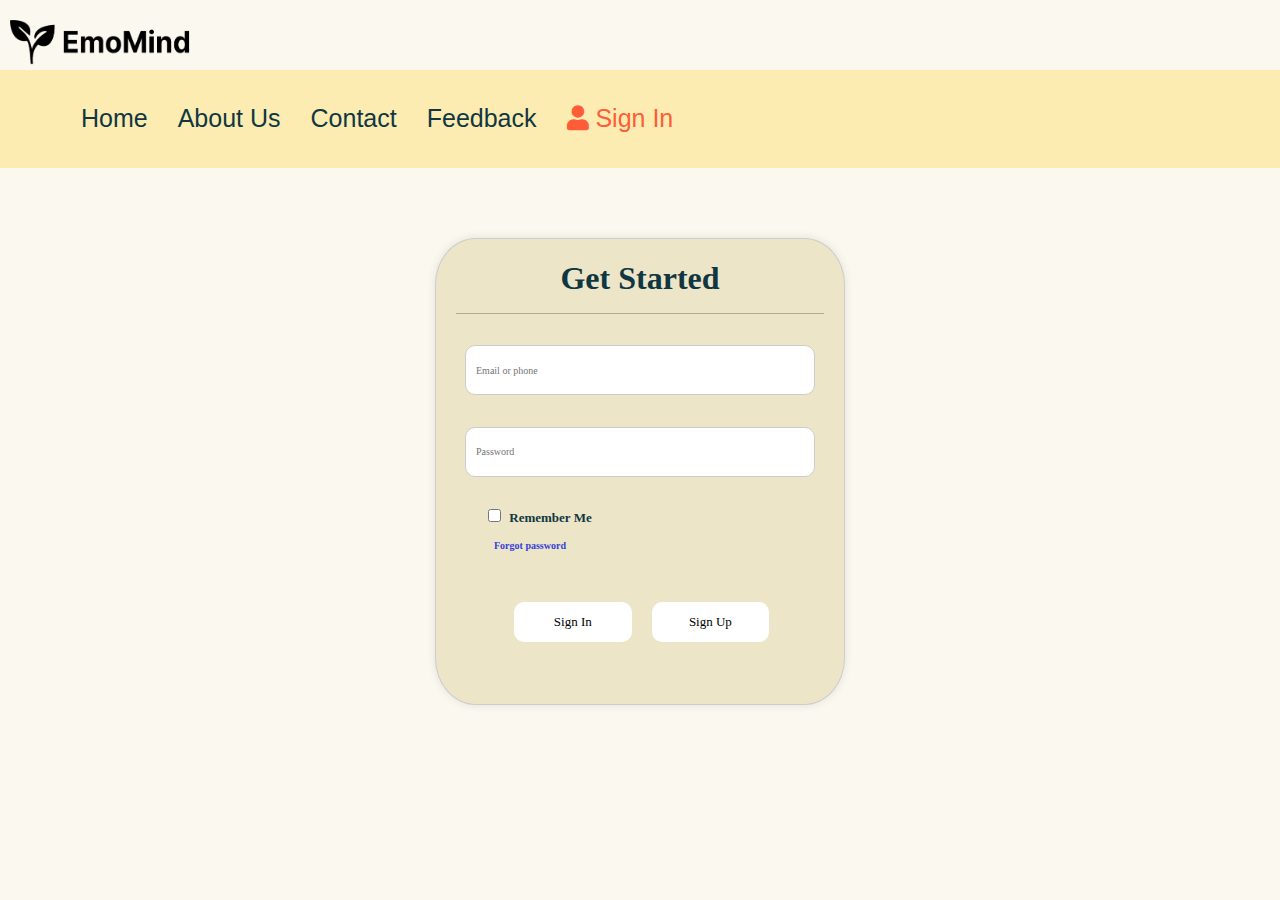
<file: login.html>
<!DOCTYPE html>
<html lang="en">

<head>
    <meta charset="utf-8">
    <title>EmoMind</title>
    <meta content="width=device-width, initial-scale=1.0" name="viewport">
    <meta content="" name="keywords">
    <meta content="" name="description">

    <!-- Favicon -->
    <link href="img/favicon.ico" rel="icon">

    
    
    <!-- Icon Font Stylesheet -->
    <link href="https://cdnjs.cloudflare.com/ajax/libs/font-awesome/5.10.0/css/all.min.css" rel="stylesheet">
    <link href="https://cdn.jsdelivr.net/npm/bootstrap-icons@1.4.1/font/bootstrap-icons.css" rel="stylesheet">

    <!-- Libraries Stylesheet -->
    <link href="lib/animate/animate.min.css" rel="stylesheet">
    <link href="lib/owlcarousel/assets/owl.carousel.min.css" rel="stylesheet">

    <!-- Customized Bootstrap Stylesheet -->
    <link href="css/bootstrap.min.css" rel="stylesheet">

    <!-- Template Stylesheet -->
    <link href="css/style.css" rel="stylesheet">
</head>


    
    <!-- Navbar End -->
    <style>
        body {
            font-family: Arial, Helvetica, sans-serif;
        }
        .login-container {
            width: 410px;
            height:467px;
            border-radius: 10%;
            margin: 0 auto;
            margin-top: 70px;
            padding: 20px;
            border: 1px solid #ccc;
            box-shadow: 0 0 10px rgba(0, 0, 0, 0.1);
            background-color:#EDE5C8;
        }
        .login-container h2 {
            text-align: center;
        }
        .form-group {
            margin-bottom: 15px;
        }
        .form-group label {
            display: flex;
            font-weight: bold;
        }
        .form-group input {
            width: 350px;
            height:50px;
            padding: 10px;
            border: 1px solid #ccc;
            border-radius: 10px;
        }
        .form-group button {
            width: 30%;
            height:40px;
            padding: 10px;
            background-color:#fff;
            color: back;
            border: none;
            border-radius: 10px;
            cursor: pointer;
            font-size: small;
            margin-top:50px;
            margin-left:70px;
            
        }
        
    </style>
</head>
<body>
    <!-- Navbar Start -->
   
    <!--<img src="img/logo.jpg" alt ="anh" style="">-->
    <div class="row">
        <div class="col-12 col-md-4">
            <div class="col-12 col-md-4">
                <img  style=" width:200px;
                height:50px; margin-top:20px;margin-left:10px;"class="logo" src="img/Group 1.png">
         <!-- <h2 style="background-color: #FBF8EF; color: black; margin-left: 20px; margin-top: 12px;">EmoMind</h2>-->
        </div>
        <div class="col-12 col-md-8 text-right"> <!-- Sử dụng text-right để đặt nội dung bên phải -->
       <!---   <a href="mailto:ntnhi2023@gmail.com">ntnhi2023@gmail.com</a>-->
        </div>
      </div>
      

    <nav class="navbar navbar-expand bg navbar-light sticky-top px-2px-lg-3 py-lg-0" style="background-color: #FCECB2 ">
        <a href="index.html" class="navbar-brand">
           
        </a>
        <button type="button" class="navbar-toggler" data-bs-toggle="collapse" data-bs-target="#navbarCollapse">
            <span class="navbar-toggler-icon"></span>
        </button>
        
        <div  style="margin-left:50px;"class="collapse navbar-collapse" id="navbarCollapse">
            <div class="navbar-nav">
              <a href="index.html" class="nav-item nav-link ">Home</a>
              <a href="about.html" class="nav-item nav-link">About Us</a>
              <a href="contact.html" class="nav-item nav-link">Contact</a>
              <a href="viewFeedback.html" class="nav-item nav-link">Feedback</a>
            </div>
            <div class="navbar-nav ml-auto"> <!-- Sử dụng ml-auto để đặt "Sign In" bên phải -->
              <a href="#" class="nav-item nav-link ml-auto active "><i class="fas fa-user"></i> Sign In</a>
            </div>
          </div>
          
       <!--
        <div class="collapse navbar-collapse" id="navbarCollapse">
            <div class="navbar-nav mx-auto"></div>
            <a href="index.html" class="nav-item nav-link active">Home</a>
            <a href="about.html" class="nav-item nav-link">About Us</a>
            <a href="contact.html" class="nav-item nav-link">Contact </a>
            <a href="classes.html" class="nav-item nav-link">Feedback</a>
            
                <div class="navbar-nav mx-auto"></div>
                <a href="#" class="nav-item nav-link ml-auto"><i class="fas fa-user"></i> Sign In</a>

                </div>

            -->
            
        </div>
    </nav>
    <div class="login-container">
        <h2>Get Started<h2>
            <hr style="color:black;font-weight: bold;">
        <form action="#" method="post">
            <div class="form-group" style="margin-top:30px;">
                
                <input style=" font-size: x-small;" type="text" id="username" name="username" required placeholder="Email or phone">
            </div>
            <div class="form-group" style="margin-top:30px;">
            
                <input  style=" font-size: x-small;"type="text" id="password" name="password" required placeholder="Password">
            </div>
            <div style="margin-left:-200px;">
           <input type="checkbox" id="rememberMe" name="rememberMe">
                <label style="font-size: small;margin-top:-5px;" for="rememberMe">Remember Me</label>
                </div>
                <div style="font-size: x-small;margin-left:-220px; margin-top:10px;  "class="forgot-password">
                    <a href="#" style="color:rgb(51, 63, 222);">Forgot password</a>
                    </div>
     
                    <div class="form-group row">
                        <button href="result.html" class="col-12 col-md-6 " type="submit">Sign In</button>
                        

                        <button href="#" class="col-12 col-md-6 " style="margin-left:20px;" type="submit">Sign Up</button>
                    </div>
                    
        
        </form>
    </div>
</body>
</html>
</file>
<file: css/style.css>
/********** Template CSS **********/
:root {
  --primary: #fe5d37;
  --light: #fff5f3;
  --dark: #103741;
}

.back-to-top {
  position: fixed;
  display: none;
  right: 45px;
  bottom: 45px;
  z-index: 99;
}

/*** Spinner ***/
#spinner {
  opacity: 0;
  visibility: hidden;
  transition: opacity 0.5s ease-out, visibility 0s linear 0.5s;
  z-index: 99999;
}

#spinner.show {
  transition: opacity 0.5s ease-out, visibility 0s linear 0s;
  visibility: visible;
  opacity: 1;
}

/*** Button ***/
.btn {
  font-weight: 500;
  transition: 0.5s;
}

.btn.btn-primary {
  color: #ffffff;
}

.btn-square {
  width: 38px;
  height: 38px;
}

.btn-sm-square {
  width: 32px;
  height: 32px;
}

.btn-lg-square {
  width: 48px;
  height: 48px;
}

.btn-square,
.btn-sm-square,
.btn-lg-square {
  padding: 0;
  display: flex;
  align-items: center;
  justify-content: center;
  font-weight: normal;
  border-radius: 50px;
}

/*** Heading ***/
h1,
h2,
h3,
h4,
.h1,
.h2,
.h3,
.h4,
.display-1,
.display-2,
.display-3,
.display-4,
.display-5,
.display-6 {
  font-family: "Lobster Two", cursive;
  font-weight: 700;
}

h5,
h6,
.h5,
.h6 {
  font-weight: 600;
}

.font-secondary {
  font-family: "Lobster Two", cursive;
}

/*** Navbar ***/
.navbar .navbar-nav .nav-link {
  padding: 30px 15px;
  color: var(--dark);
  font-weight: 500;
  outline: none;
  font-size: 25px;
}

.navbar-brand-logo {
  width: 240px;
}

.navbar .navbar-nav .nav-link:hover,
.navbar .navbar-nav .nav-link.active {
  color: var(--primary);
}

.navbar.sticky-top {
  top: -100px;
  transition: 0.5s;
}

.navbar .dropdown-toggle::after {
  border: none;
  content: "\f107";
  font-family: "Font Awesome 5 Free";
  font-weight: 900;
  vertical-align: middle;
  margin-left: 5px;
  transition: 0.5s;
}

.navbar .dropdown-toggle[aria-expanded="true"]::after {
  transform: rotate(-180deg);
}

@media (max-width: 991.98px) {
  .navbar .navbar-nav .nav-link {
    margin-right: 0;
    padding: 10px 0;
  }

  .navbar .navbar-nav {
    margin-top: 15px;
    border-top: 1px solid #eeeeee;
  }
}

@media (min-width: 992px) {
  .navbar .nav-item .dropdown-menu {
    display: block;
    top: calc(100% - 15px);
    margin-top: 0;
    opacity: 0;
    visibility: hidden;
    transition: 0.5s;
  }

  .navbar .nav-item:hover .dropdown-menu {
    top: 100%;
    visibility: visible;
    transition: 0.5s;
    opacity: 1;
  }
}

/*** Header ***/
.header-carousel::before,
.header-carousel::after,
.page-header::before,
.page-header::after {
  position: absolute;
  content: "";
  width: 100%;
  height: 10px;
  top: 0;
  left: 0;
  background: url(../img/bg-header-top.png) center center repeat-x;
  z-index: 1;
}

.btn-search {
  top: 0;
}

.header-carousel::after,
.page-header::after {
  height: 19px;
  top: auto;
  bottom: 0;
  background: url(../img/bg-header-bottom.png) center center repeat-x;
}

@media (max-width: 768px) {
  .header-carousel .owl-carousel-item {
    position: relative;
    min-height: 500px;
  }

  .header-carousel .owl-carousel-item img {
    position: absolute;
    width: 100%;
    height: 100%;
    object-fit: cover;
  }

  .header-carousel .owl-carousel-item p {
    font-size: 16px !important;
    font-weight: 400 !important;
  }

  .header-carousel .owl-carousel-item h1 {
    font-size: 30px;
    font-weight: 600;
  }
}

.header-carousel .owl-nav {
  position: absolute;
  top: 50%;
  right: 8%;
  transform: translateY(-50%);
  display: flex;
  flex-direction: column;
}

.header-carousel .owl-nav .owl-prev,
.header-carousel .owl-nav .owl-next {
  margin: 7px 0;
  width: 45px;
  height: 45px;
  display: flex;
  align-items: center;
  justify-content: center;
  color: #ffffff;
  background: transparent;
  border: 1px solid #ffffff;
  border-radius: 45px;
  font-size: 22px;
  transition: 0.5s;
}

.header-carousel .owl-nav .owl-prev:hover,
.header-carousel .owl-nav .owl-next:hover {
  background: var(--primary);
  border-color: var(--primary);
}

.page-header {
  background: linear-gradient(rgba(0, 0, 0, 0.2), rgba(0, 0, 0, 0.2)),
    url(../img/carousel-1.jpg) center center no-repeat;
  background-size: cover;
}

.breadcrumb-item + .breadcrumb-item::before {
  color: rgba(255, 255, 255, 0.5);
}

/*** Facility ***/
.facility-item .facility-icon {
  position: relative;
  margin: 0 auto;
  width: 100px;
  height: 100px;
  border-radius: 100px;
  display: flex;
  align-items: center;
  justify-content: center;
}

.facility-item .facility-icon::before {
  position: absolute;
  content: "";
  width: 100%;
  height: 100%;
  top: 0;
  left: 0;
  background: rgba(255, 255, 255, 0.9);
  transition: 0.5s;
  z-index: 1;
}

.facility-item .facility-icon span {
  position: absolute;
  content: "";
  width: 15px;
  height: 30px;
  top: 0;
  left: 0;
  border-radius: 50%;
}

.facility-item .facility-icon span:last-child {
  left: auto;
  right: 0;
}

.facility-item .facility-icon i {
  position: relative;
  z-index: 2;
}

.facility-item .facility-text {
  position: relative;
  min-height: 250px;
  padding: 30px;
  border-radius: 100%;
  display: flex;
  text-align: center;
  justify-content: center;
  flex-direction: column;
}

.facility-item .facility-text::before {
  position: absolute;
  content: "";
  width: 100%;
  height: 100%;
  top: 0;
  left: 0;
  background: rgba(255, 255, 255, 0.9);
  transition: 0.5s;
  z-index: 1;
}

.facility-item .facility-text * {
  position: relative;
  z-index: 2;
}

.facility-item:hover .facility-icon::before,
.facility-item:hover .facility-text::before {
  background: transparent;
}

.facility-item * {
  transition: 0.5s;
}

.facility-item:hover * {
  color: #ffffff !important;
}

/*** About ***/
.about-img img {
  transition: 0.5s;
}

.about-img img:hover {
  background: var(--primary) !important;
}

/*** Classes ***/
.classes-item {
  transition: 0.5s;
}

.classes-item:hover {
  margin-top: -10px;
}

/*** Team ***/
.team-item .team-text {
  position: absolute;
  width: 250px;
  height: 250px;
  bottom: 0;
  right: 0;
  display: flex;
  align-items: center;
  justify-content: center;
  flex-direction: column;
  background: #ffffff;
  border: 17px solid var(--light);
  border-radius: 250px;
  transition: 0.5s;
}

.team-item:hover .team-text {
  border-color: var(--primary);
}

/*** Testimonial ***/
.testimonial-carousel {
  padding-left: 1.5rem;
  padding-right: 1.5rem;
}

@media (min-width: 576px) {
  .testimonial-carousel {
    padding-left: 4rem;
    padding-right: 4rem;
  }
}

.testimonial-carousel .testimonial-item .border {
  border: 1px dashed rgba(0, 185, 142, 0.3) !important;
}

.testimonial-carousel .owl-nav {
  position: absolute;
  width: 100%;
  height: 45px;
  top: 50%;
  left: 0;
  transform: translateY(-50%);
  display: flex;
  justify-content: space-between;
  z-index: 1;
}

.testimonial-carousel .owl-nav .owl-prev,
.testimonial-carousel .owl-nav .owl-next {
  position: relative;
  width: 45px;
  height: 45px;
  display: flex;
  align-items: center;
  justify-content: center;
  color: #ffffff;
  background: var(--primary);
  border-radius: 45px;
  font-size: 20px;
  transition: 0.5s;
}

.testimonial-carousel .owl-nav .owl-prev:hover,
.testimonial-carousel .owl-nav .owl-next:hover {
  background: var(--dark);
}

/*** Footer ***/
.footer .btn.btn-social {
  margin-right: 5px;
  width: 45px;
  height: 45px;
  display: flex;
  align-items: center;
  justify-content: center;
  color: #ffffff;
  border: 1px solid rgba(255, 255, 255, 0.5);
  border-radius: 45px;
  transition: 0.3s;
}

.footer .btn.btn-social:hover {
  border-color: var(--primary);
  background: var(--primary);
}

.footer .btn.btn-link {
  display: block;
  margin-bottom: 5px;
  padding: 0;
  text-align: left;
  font-size: 16px;
  font-weight: normal;
  text-transform: capitalize;
  transition: 0.3s;
}

.footer .btn.btn-link::before {
  position: relative;
  content: "\f105";
  font-family: "Font Awesome 5 Free";
  font-weight: 900;
  margin-right: 10px;
}

.footer .btn.btn-link:hover {
  color: var(--primary) !important;
  letter-spacing: 1px;
  box-shadow: none;
}

.footer .form-control {
  border-color: rgba(255, 255, 255, 0.5);
}

.footer .copyright {
  padding: 25px 0;
  font-size: 15px;
  border-top: 1px solid rgba(256, 256, 256, 0.1);
}

.footer .copyright a {
  color: #ffffff;
}

.footer .footer-menu a {
  margin-right: 15px;
  padding-right: 15px;
  border-right: 1px solid rgba(255, 255, 255, 0.1);
}

.footer .copyright a:hover,
.footer .footer-menu a:hover {
  color: var(--primary) !important;
}

.footer .footer-menu a:last-child {
  margin-right: 0;
  padding-right: 0;
  border-right: none;
}

/*FEEDBACK*/
.feedback p {
  margin: 0;
}
.feedback-user {
  display: flex;
  flex-direction: column;
  align-items: center;
}

.feedback-user-icon {
  padding-top: 30px;
  font-size: 200px;
}

.feedback-user button {
  padding: 10px;
  border-radius: 15px;
  border: none;
  background-color: #f8d57e;
}

.feedback-title {
  padding-top: 30px;
  display: flex;
  justify-content: center;
}

.feedback-content-items {
  padding: 10px 40px;
  margin-bottom: 20px;
  background-color: white;
  border-radius: 20px;
  height: auto;
}
.feedback-content-item {
  padding-bottom: 5px;
}

.feedback-content-items .feedback-content-icon {
  display: flex;
  justify-content: flex-end;
}
.feedback-content-icon i {
  padding: 0 10px;
}

body {
  background-color: #fbf8ef;
  overflow-x: hidden;
}
nav {
  background-color: #3b9bdb;
}
.static-image {
  position: absolute;
  top: 0;
  left: 0;
}

.moving-image-1 {
  position: absolute;
  top: 0;
  left: -50px; /* Đặt vị trí bên trái hình ảnh đầu */
}

.moving-image-2 {
  position: absolute;
  top: 200px; /* Đặt vị trí dưới hình ảnh đầu */
  left: 0;
}

.navbar-nav a {
  text-decoration: none;
  transition: background-color 0.3s;
  border-radius: 20px;
}

.navbar-nav a:hover {
  background-color: #ffffff;
  /* Màu nền khi di chuột qua */
}
/*FEEDBACK*/
.feedback p {
  margin: 0;
}
.feedback-user {
  display: flex;
  flex-direction: column;
  align-items: center;
}

.feedback-user-icon {
  padding-top: 30px;
  font-size: 200px;
}

.feedback-user button {
  padding: 10px;
  border-radius: 15px;
  border: none;
  background-color: #f8d57e;
  color: white;
}

.feedback-user button:hover {
  background-color: var(--primary);
}

.feedback-title {
  padding-top: 30px;
  display: flex;
  justify-content: center;
}

.feedback-content-items {
  padding: 10px 40px;
  margin-bottom: 20px;
  background-color: white;
  border-radius: 20px;
  height: auto;
}
.feedback-content-item {
  padding-bottom: 5px;
}

.feedback-content-items .feedback-content-icon {
  display: flex;
  justify-content: flex-end;
}
.feedback-content-icon i {
  padding: 0 10px;
}

.info-content {
  margin: 30px 0;
  background-color: white;
  border-radius: 15px;
  padding: 20px 20px;
}

.info-content-items {
  display: flex;
  background-color: #f4f0cc;
  padding: 10px 20px;
  border-radius: 20px;
  font-weight: 400;
  font-size: 18px;
  margin: 20px;
}
.info-content-item {
  align-items: center;
  margin: 0;
  padding: 5px 0;
}

.btn-controll-info {
  border-radius: 10px;
  border: none;
  padding: 10px 20px;
  float: right;
  margin-left: 20px;
}

.search-input {
  display: flex;
  align-items: center;
  justify-content: center;
}
</file>
